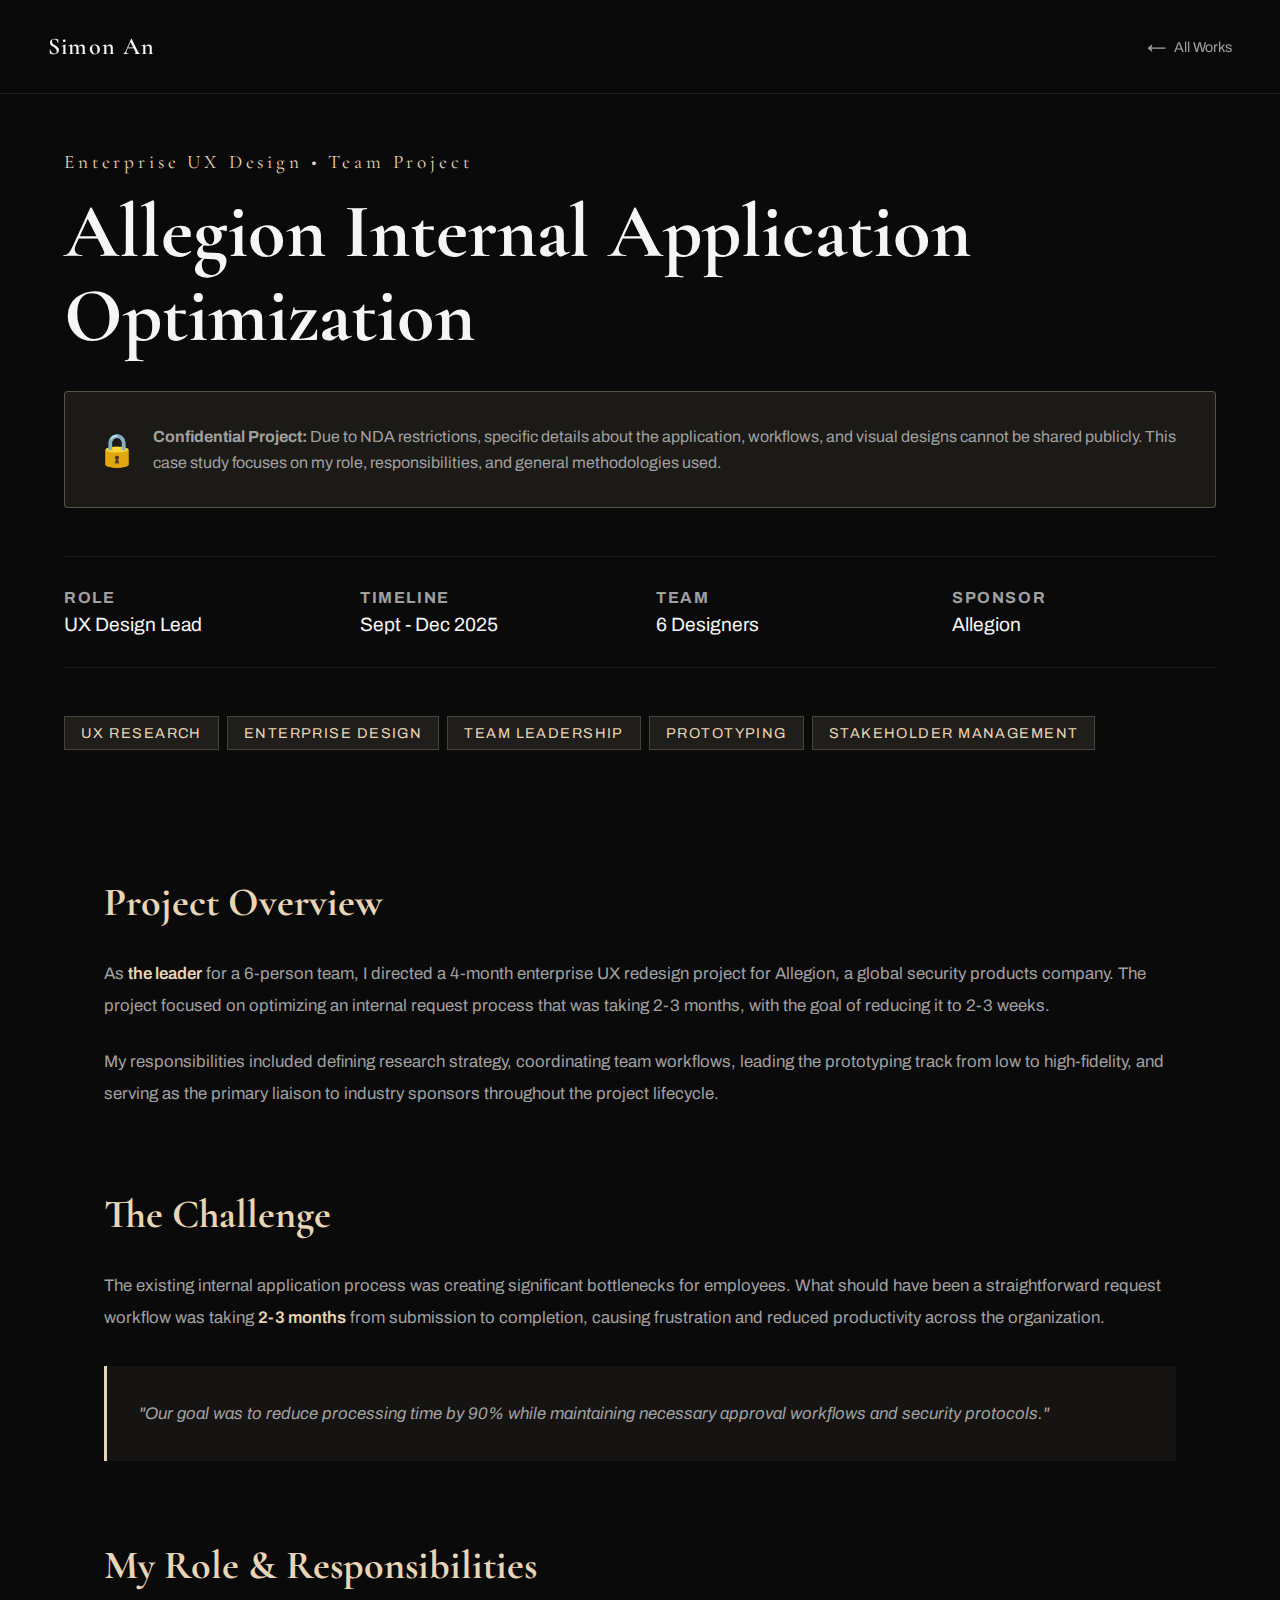
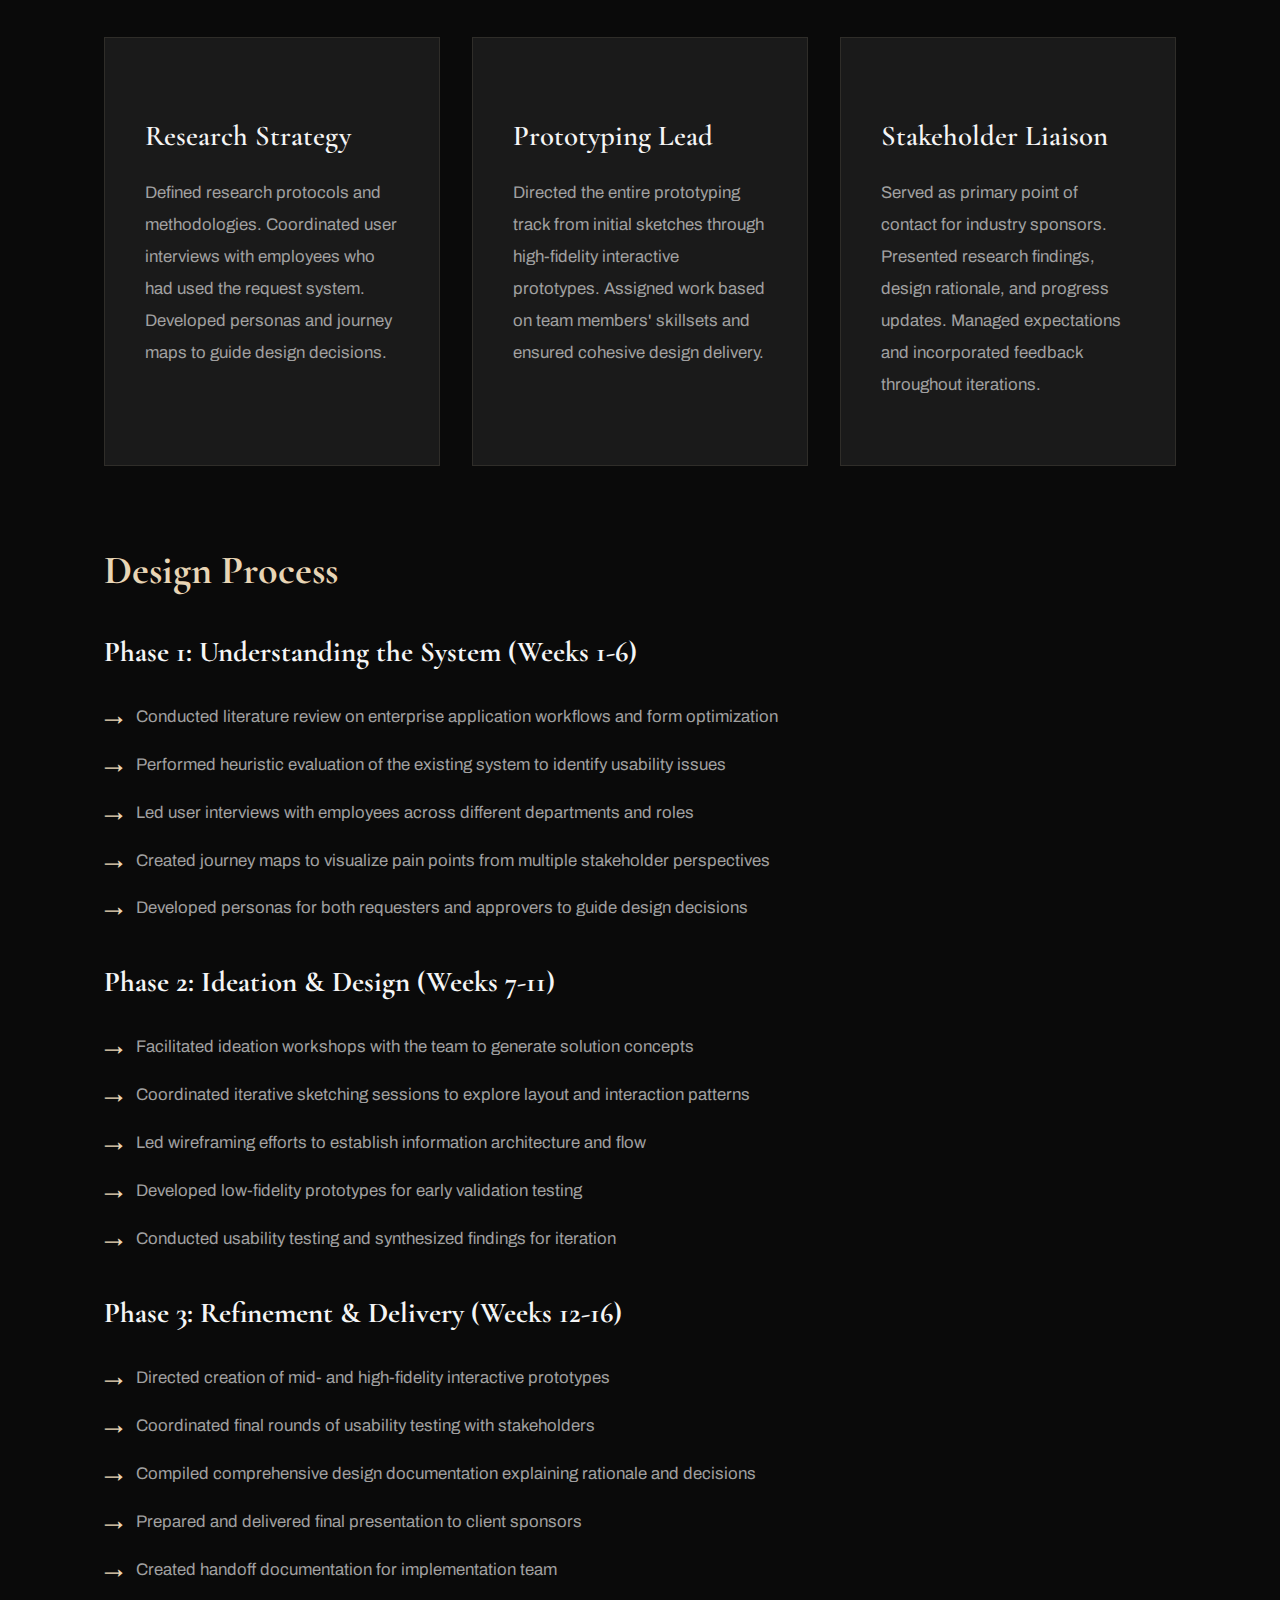
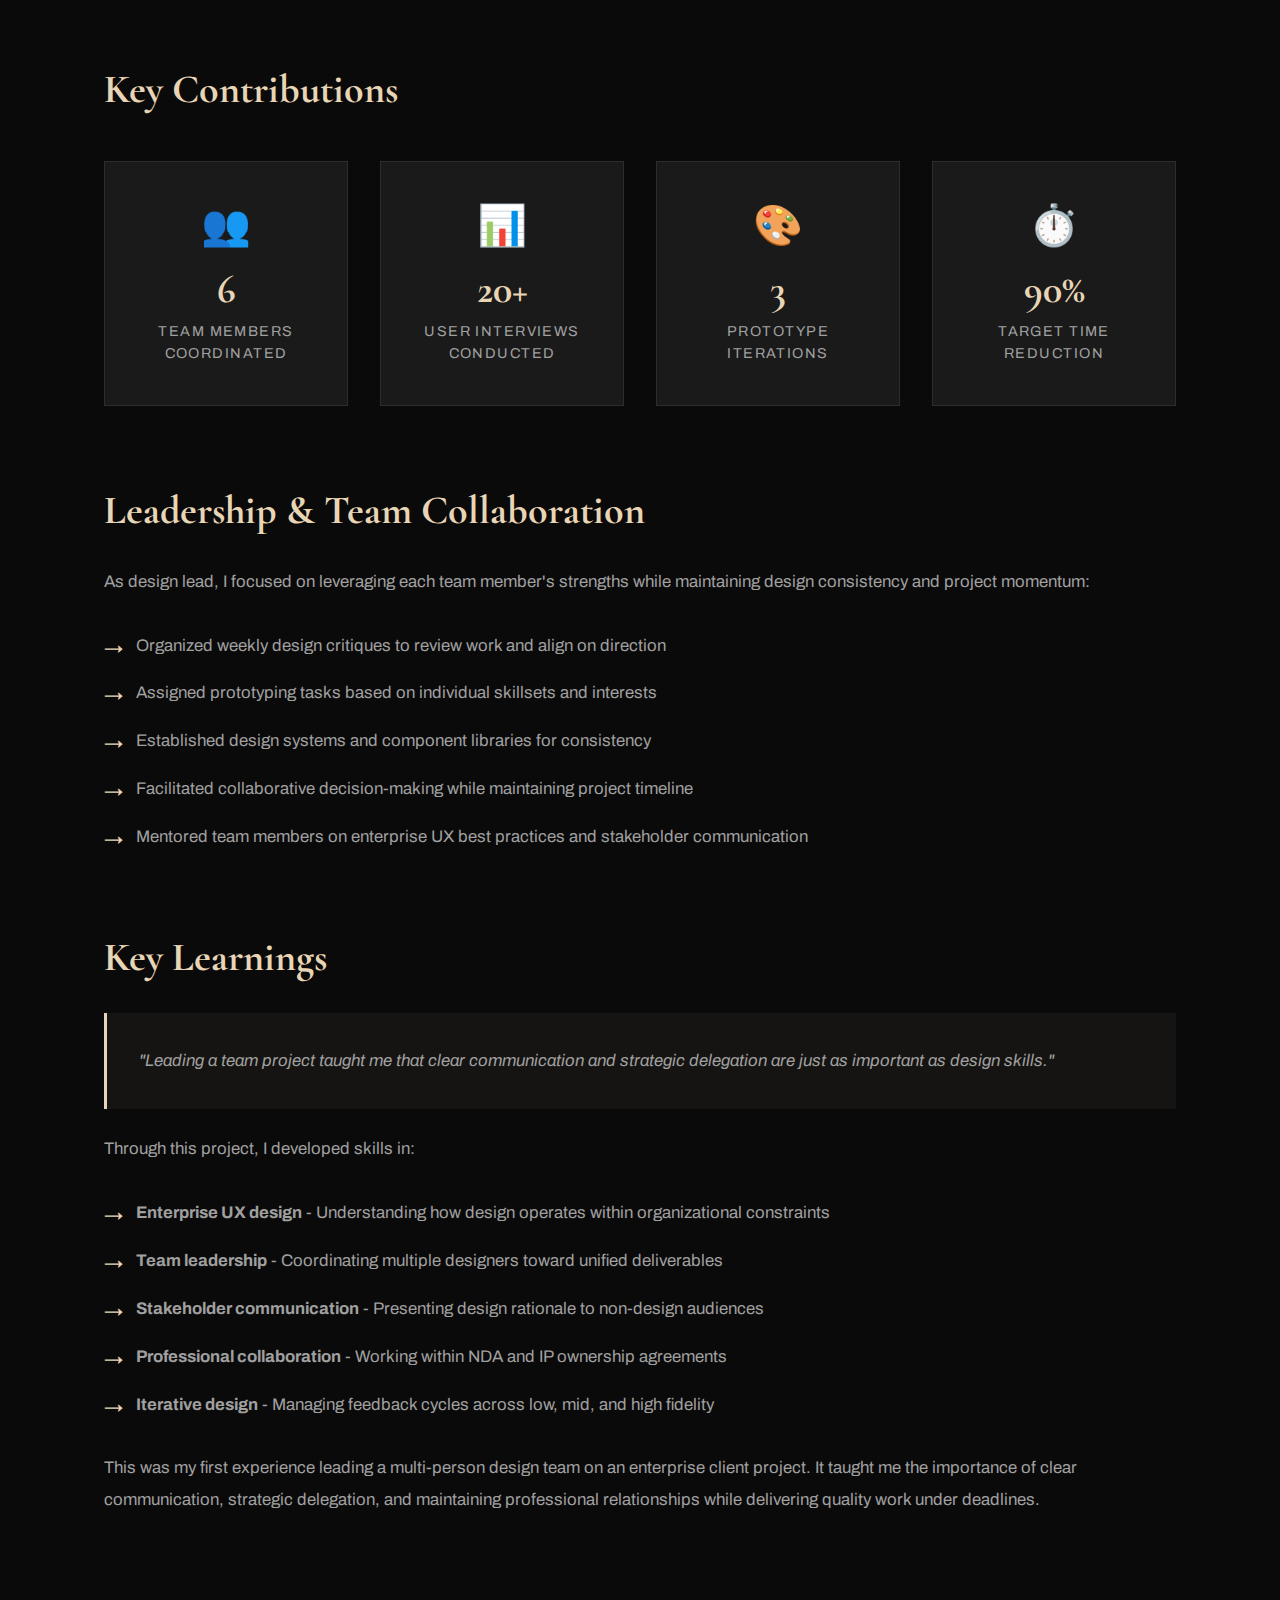
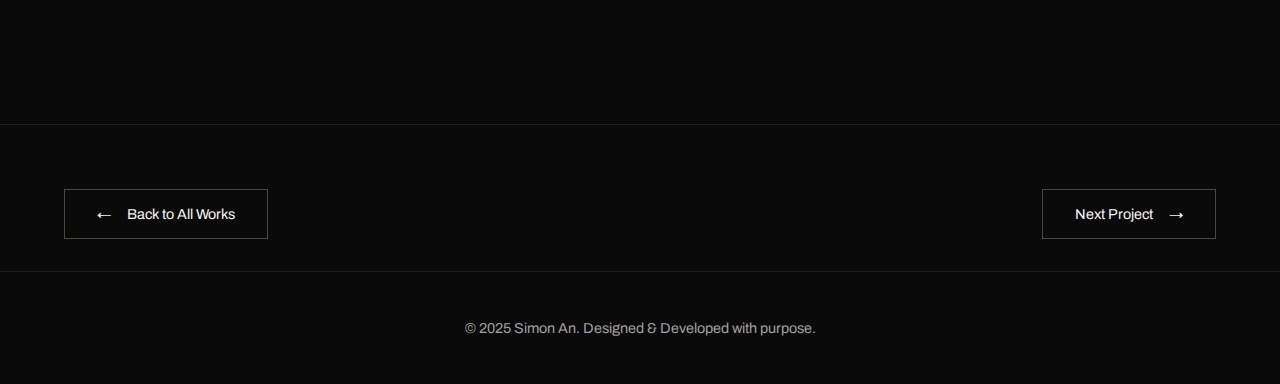
<file: project cards/project-allegion.html>
<!DOCTYPE html>
<html lang="en">
<head>
    <meta charset="UTF-8">
    <meta name="viewport" content="width=device-width, initial-scale=1.0">
    <title>Allegion Enterprise UX - Simon An</title>
    <link rel="preconnect" href="https://fonts.googleapis.com">
    <link rel="preconnect" href="https://fonts.gstatic.com" crossorigin>
    <link href="https://fonts.googleapis.com/css2?family=Cormorant+Garamond:wght@300;400;600;700&family=Archivo:wght@300;400;600;700&display=swap" rel="stylesheet">
    <link rel="stylesheet" href="../css/alle.css">
</head>
<body>
    <nav>
        <a href="../index.html" class="logo">Simon An</a>
        <a href="../all-works.html" class="back-link">All Works</a>
    </nav>

    <div class="project-hero">
        <div class="project-number">Enterprise UX Design • Team Project</div>
        <h1 class="project-title">Allegion Internal Application Optimization</h1>

        <div class="nda-notice">
            <div class="nda-icon">🔒</div>
            <div class="nda-text">
                <strong>Confidential Project:</strong> Due to NDA restrictions, specific details about the application, 
                workflows, and visual designs cannot be shared publicly. This case study focuses on my role, 
                responsibilities, and general methodologies used.
            </div>
        </div>

        <div class="project-meta">
            <div class="meta-item">
                <h4>Role</h4>
                <p>UX Design Lead</p>
            </div>
            <div class="meta-item">
                <h4>Timeline</h4>
                <p>Sept - Dec 2025</p>
            </div>
            <div class="meta-item">
                <h4>Team</h4>
                <p>6 Designers</p>
            </div>
            <div class="meta-item">
                <h4>Sponsor</h4>
                <p>Allegion</p>
            </div>
        </div>

        <div class="project-tags">
            <span class="tag">UX Research</span>
            <span class="tag">Enterprise Design</span>
            <span class="tag">Team Leadership</span>
            <span class="tag">Prototyping</span>
            <span class="tag">Stakeholder Management</span>
        </div>
    </div>

    <div class="project-content">

        <section class="content-section">
            <h2>Project Overview</h2>
            <p>
                As <strong>the leader</strong> for a 6-person team, I directed a 4-month enterprise UX 
                redesign project for Allegion, a global security products company. The project focused on 
                optimizing an internal request process that was taking 2-3 months, with the goal of reducing 
                it to 2-3 weeks.
            </p>
            <p>
                My responsibilities included defining research strategy, coordinating team workflows, 
                leading the prototyping track from low  to high-fidelity, and serving as the primary liaison 
                to industry sponsors throughout the project lifecycle.
            </p>
        </section>

        <section class="content-section">
            <h2>The Challenge</h2>
            <p>
                The existing internal application process was creating significant bottlenecks for employees. 
                What should have been a straightforward request workflow was taking <strong>2-3 months</strong> 
                from submission to completion, causing frustration and reduced productivity across the organization.
            </p>
            <p class="highlight-box">
                "Our goal was to reduce processing time by 90% while maintaining necessary approval workflows 
                and security protocols."
            </p>
        </section>

        <section class="content-section">
            <h2>My Role & Responsibilities</h2>
            
            <div class="role-grid">
                <div class="role-card">
                    <h3 class="role-title">Research Strategy</h3>
                    <p class="role-description">
                        Defined research protocols and methodologies. Coordinated user interviews with employees 
                        who had used the request system. Developed personas and journey maps to guide design decisions.
                    </p>
                </div>

                <div class="role-card">
                    <h3 class="role-title">Prototyping Lead</h3>
                    <p class="role-description">
                        Directed the entire prototyping track from initial sketches through high-fidelity interactive 
                        prototypes. Assigned work based on team members' skillsets and ensured cohesive design delivery.
                    </p>
                </div>

                <div class="role-card">
                    <h3 class="role-title">Stakeholder Liaison</h3>
                    <p class="role-description">
                        Served as primary point of contact for industry sponsors. Presented research findings, 
                        design rationale, and progress updates. Managed expectations and incorporated feedback 
                        throughout iterations.
                    </p>
                </div>
            </div>
        </section>

        <section class="content-section">
            <h2>Design Process</h2>
            
            <h3>Phase 1: Understanding the System (Weeks 1-6)</h3>
            <ul>
                <li>Conducted literature review on enterprise application workflows and form optimization</li>
                <li>Performed heuristic evaluation of the existing system to identify usability issues</li>
                <li>Led user interviews with employees across different departments and roles</li>
                <li>Created journey maps to visualize pain points from multiple stakeholder perspectives</li>
                <li>Developed personas for both requesters and approvers to guide design decisions</li>
            </ul>

            <h3>Phase 2: Ideation & Design (Weeks 7-11)</h3>
            <ul>
                <li>Facilitated ideation workshops with the team to generate solution concepts</li>
                <li>Coordinated iterative sketching sessions to explore layout and interaction patterns</li>
                <li>Led wireframing efforts to establish information architecture and flow</li>
                <li>Developed low-fidelity prototypes for early validation testing</li>
                <li>Conducted usability testing and synthesized findings for iteration</li>
            </ul>

            <h3>Phase 3: Refinement & Delivery (Weeks 12-16)</h3>
            <ul>
                <li>Directed creation of mid- and high-fidelity interactive prototypes</li>
                <li>Coordinated final rounds of usability testing with stakeholders</li>
                <li>Compiled comprehensive design documentation explaining rationale and decisions</li>
                <li>Prepared and delivered final presentation to client sponsors</li>
                <li>Created handoff documentation for implementation team</li>
            </ul>
        </section>

        <section class="content-section">
            <h2>Key Contributions</h2>
            
            <div class="stats-row">
                <div class="stat-item">
                    <div class="stat-icon">👥</div>
                    <div class="stat-number">6</div>
                    <div class="stat-label">Team Members Coordinated</div>
                </div>
                <div class="stat-item">
                    <div class="stat-icon">📊</div>
                    <div class="stat-number">20+</div>
                    <div class="stat-label">User Interviews Conducted</div>
                </div>
                <div class="stat-item">
                    <div class="stat-icon">🎨</div>
                    <div class="stat-number">3</div>
                    <div class="stat-label">Prototype Iterations</div>
                </div>
                <div class="stat-item">
                    <div class="stat-icon">⏱️</div>
                    <div class="stat-number">90%</div>
                    <div class="stat-label">Target Time Reduction</div>
                </div>
            </div>
        </section>

        <section class="content-section">
            <h2>Leadership & Team Collaboration</h2>
            <p>
                As design lead, I focused on leveraging each team member's strengths while maintaining 
                design consistency and project momentum:
            </p>
            <ul>
                <li>Organized weekly design critiques to review work and align on direction</li>
                <li>Assigned prototyping tasks based on individual skillsets and interests</li>
                <li>Established design systems and component libraries for consistency</li>
                <li>Facilitated collaborative decision-making while maintaining project timeline</li>
                <li>Mentored team members on enterprise UX best practices and stakeholder communication</li>
            </ul>
        </section>

        <section class="content-section">
            <h2>Key Learnings</h2>
            
            <p class="highlight-box">
                "Leading a team project taught me that clear communication and strategic delegation are 
                just as important as design skills."
            </p>

            <p>
                Through this project, I developed skills in:
            </p>
            <ul>
                <li><strong>Enterprise UX design</strong> - Understanding how design operates within organizational constraints</li>
                <li><strong>Team leadership</strong> - Coordinating multiple designers toward unified deliverables</li>
                <li><strong>Stakeholder communication</strong> - Presenting design rationale to non-design audiences</li>
                <li><strong>Professional collaboration</strong> - Working within NDA and IP ownership agreements</li>
                <li><strong>Iterative design</strong> - Managing feedback cycles across low, mid, and high fidelity</li>
            </ul>

            <p>
                This was my first experience leading a multi-person design team on an enterprise client project. 
                It taught me the importance of clear communication, strategic delegation, and maintaining professional relationships 
                while delivering quality work under deadlines.
            </p>
        </section>

    </div>

    <div class="project-nav">
        <a href="all-works.html" class="nav-btn prev">Back to All Works</a>
        <a href="project-chekhov.html" class="nav-btn next">Next Project</a>
    </div>

    <footer>
        <p>&copy; 2025 Simon An. Designed & Developed with purpose.</p>
    </footer>
</body>
</html>
</file>
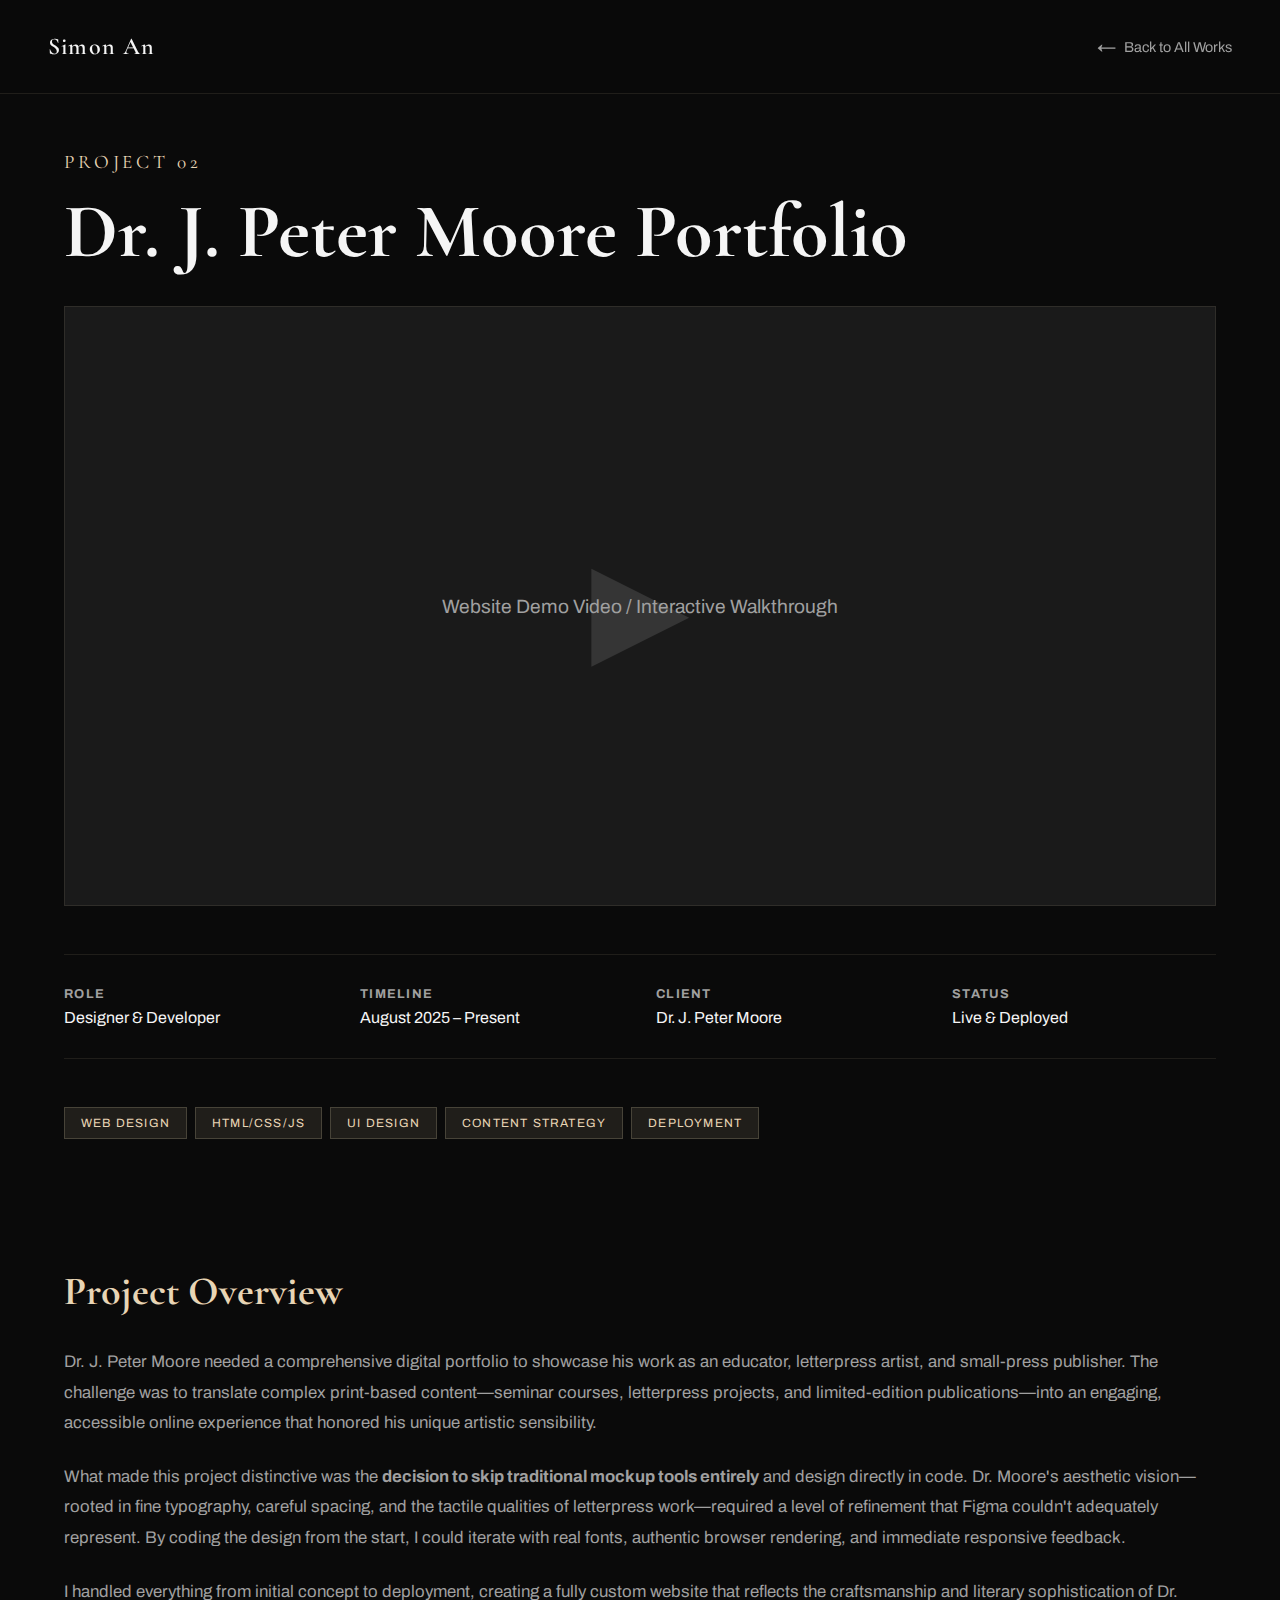
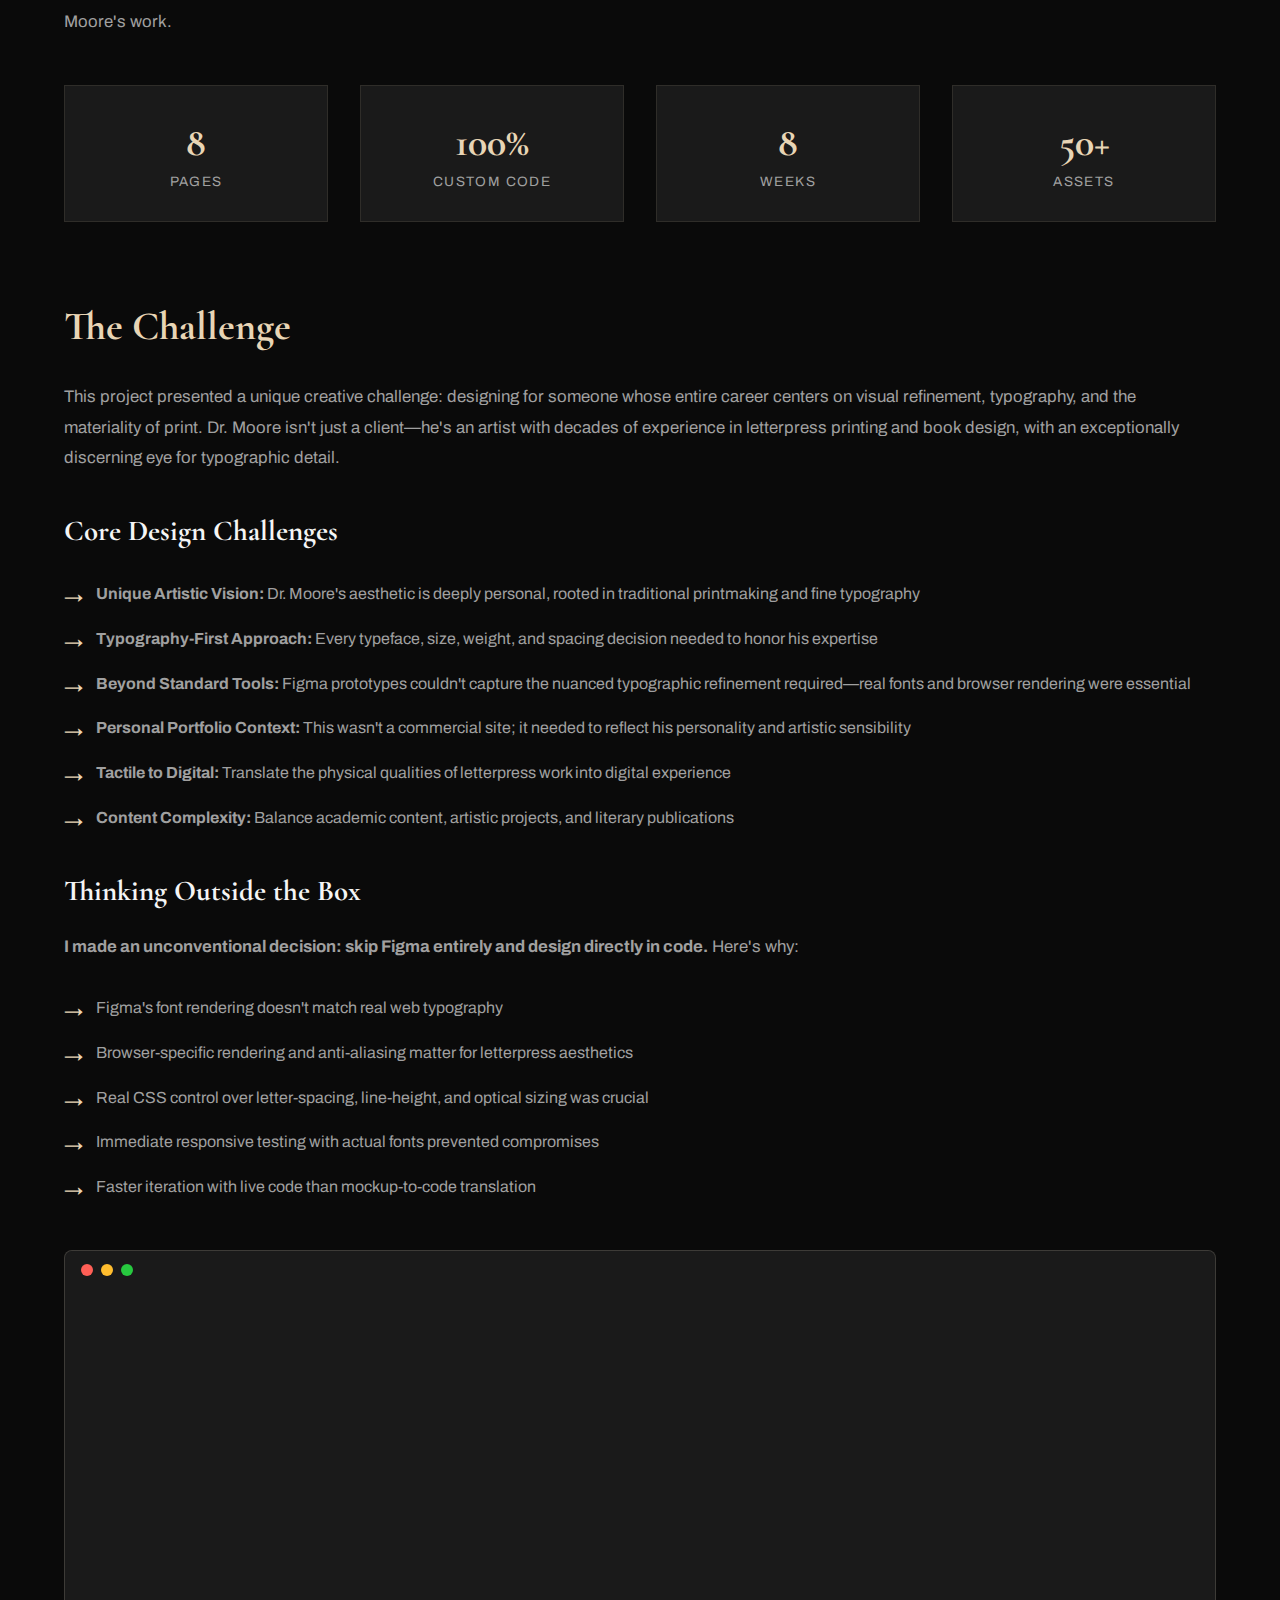
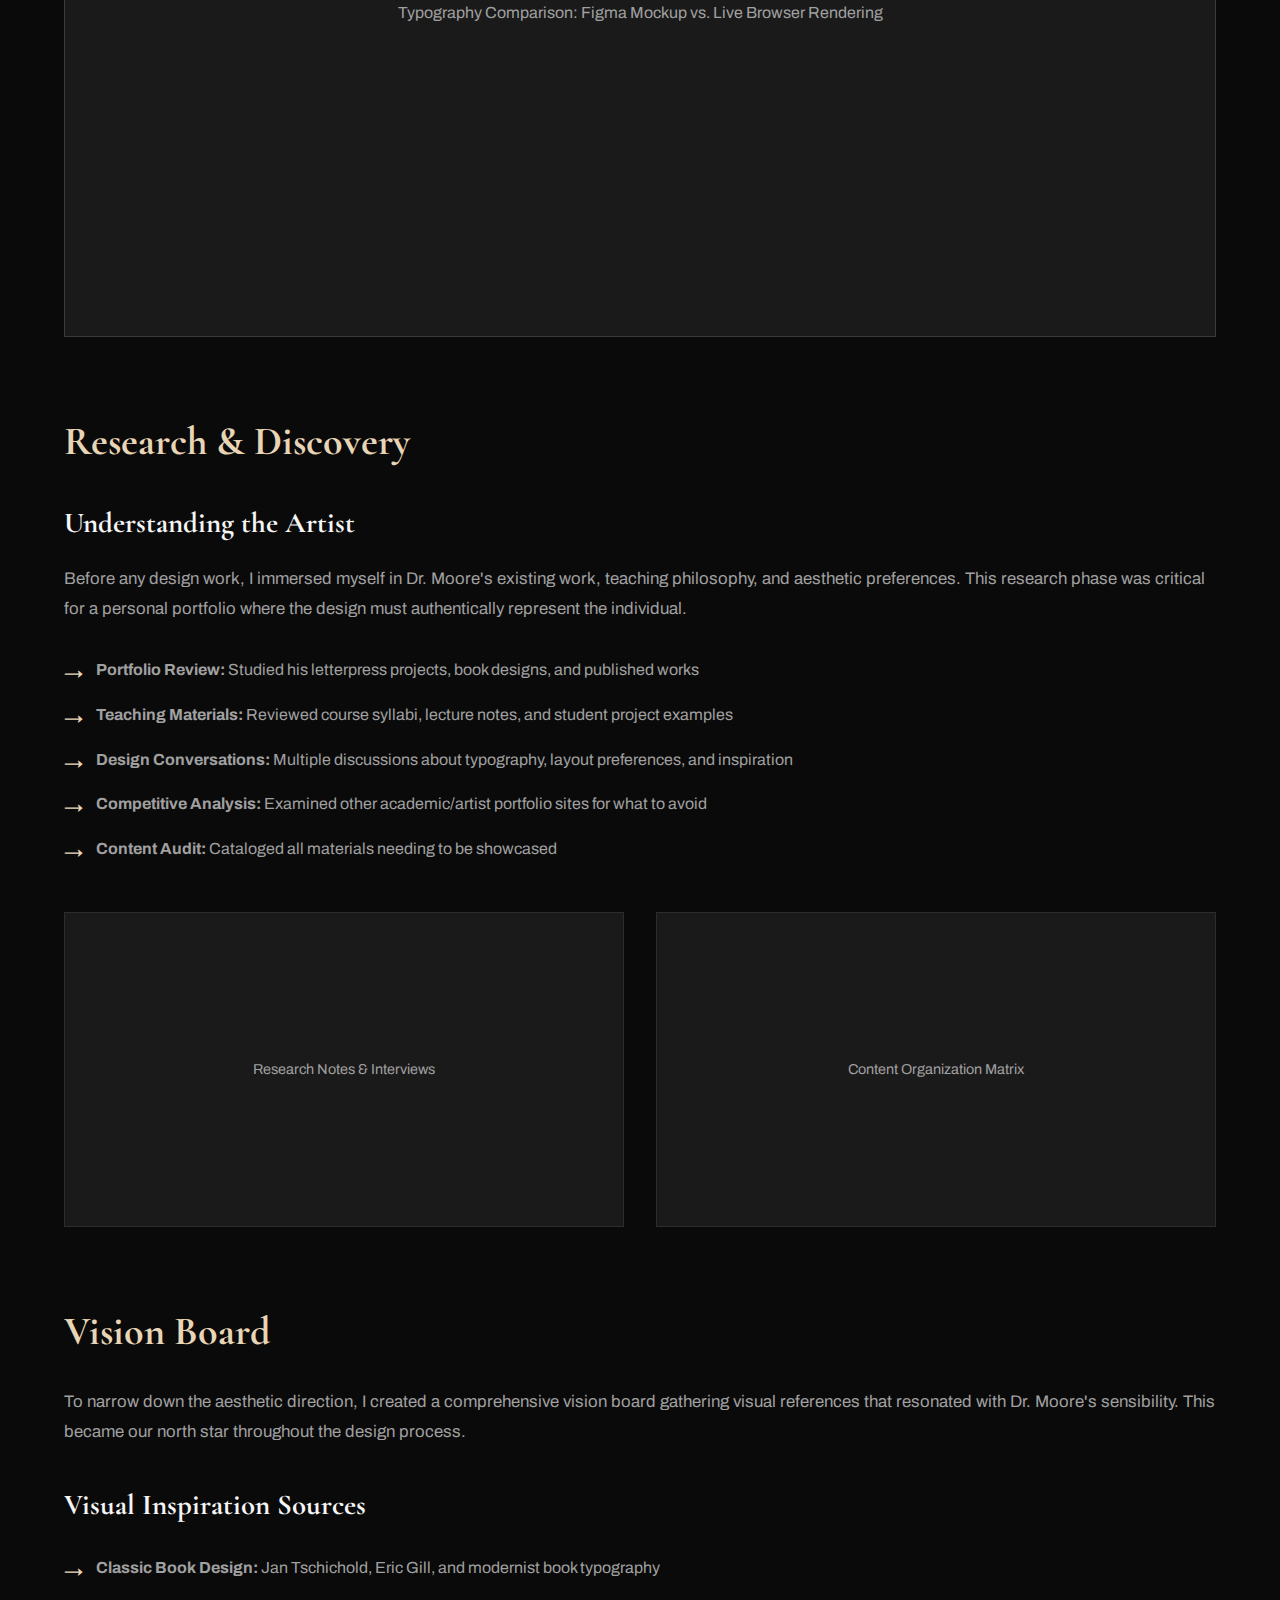
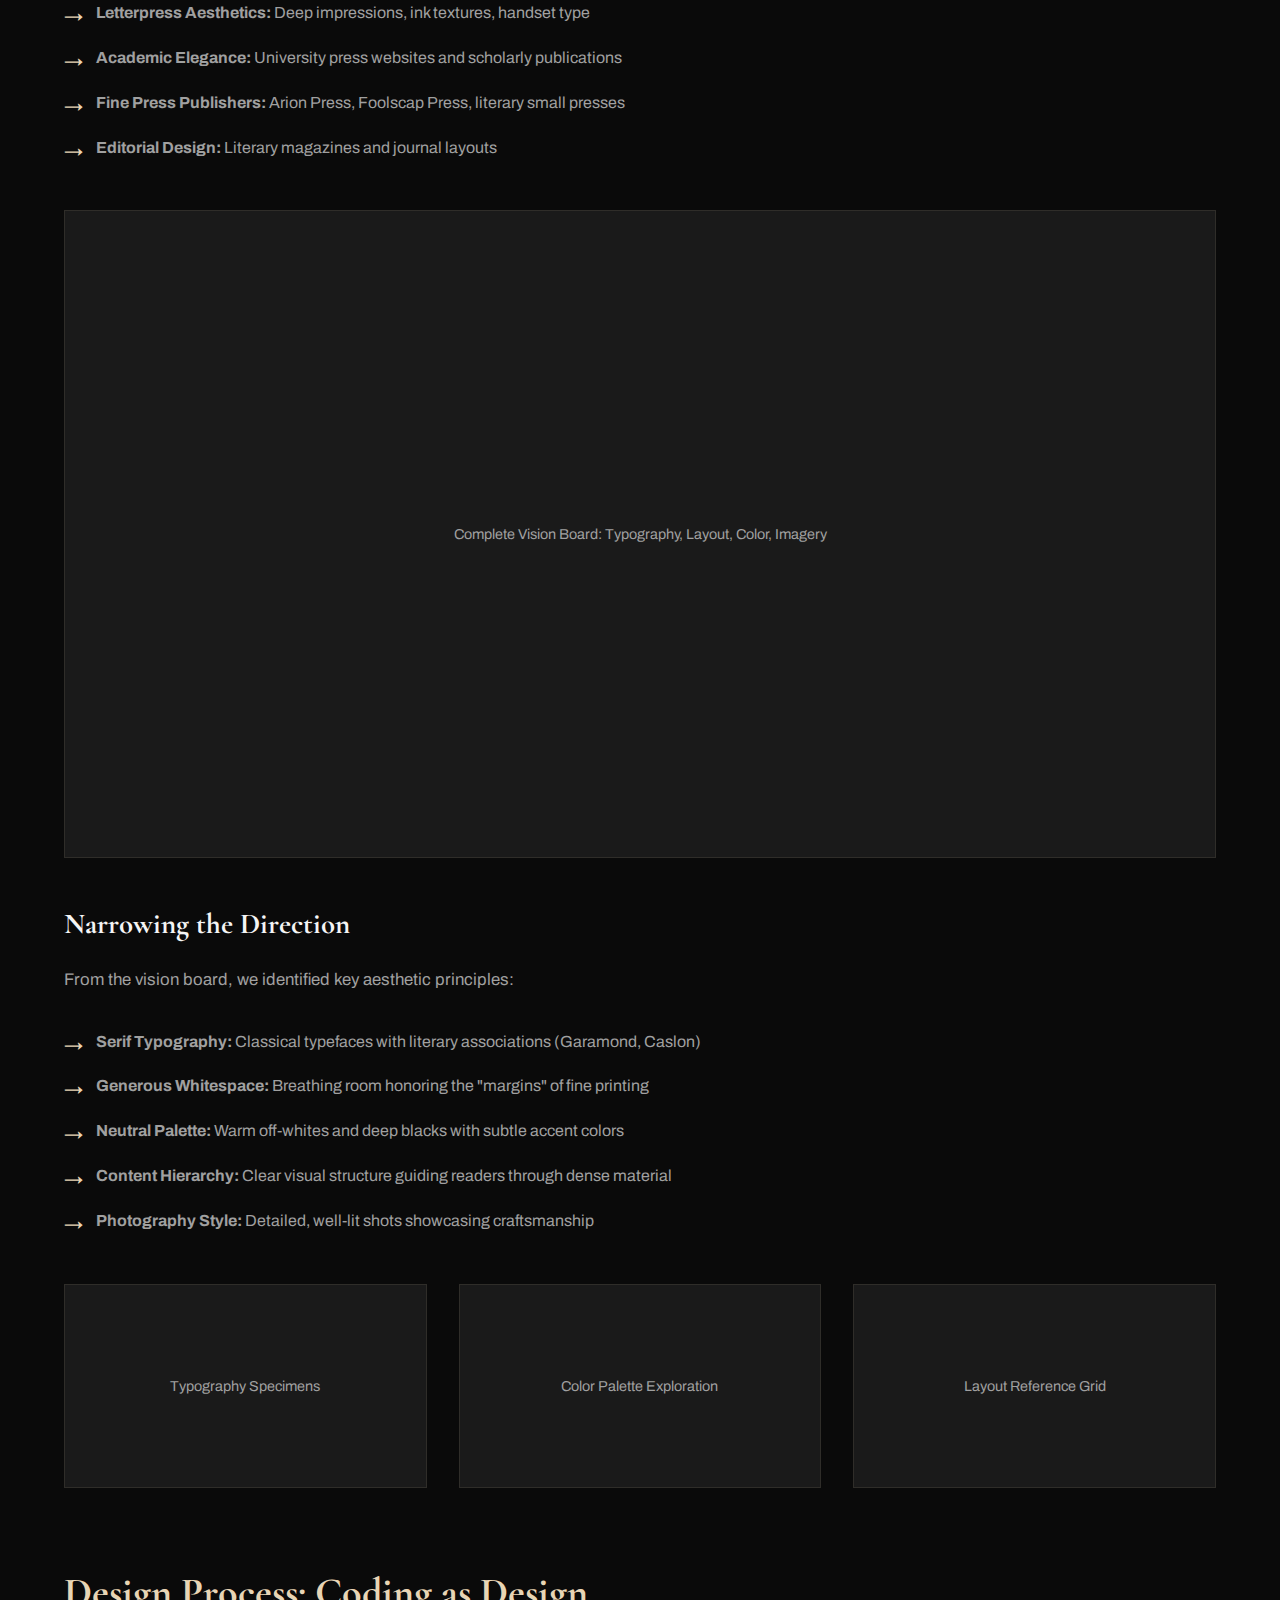
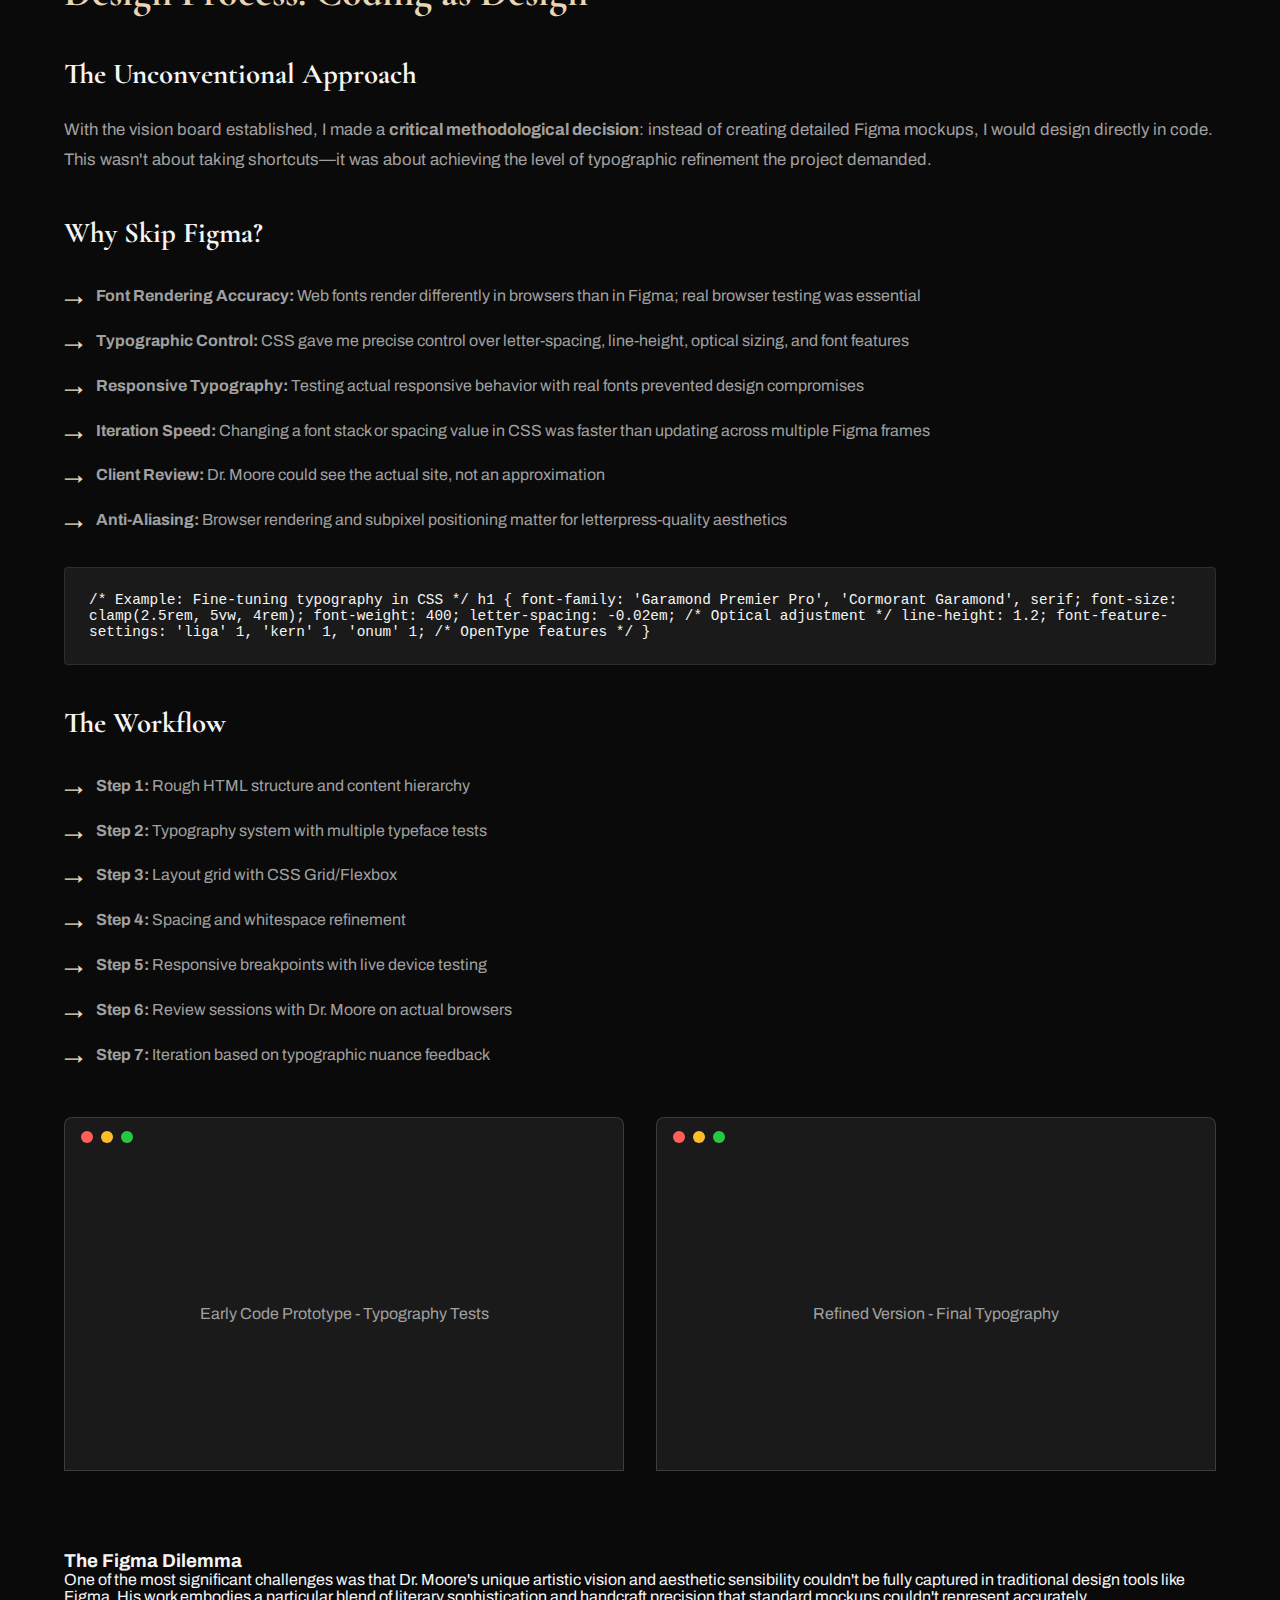
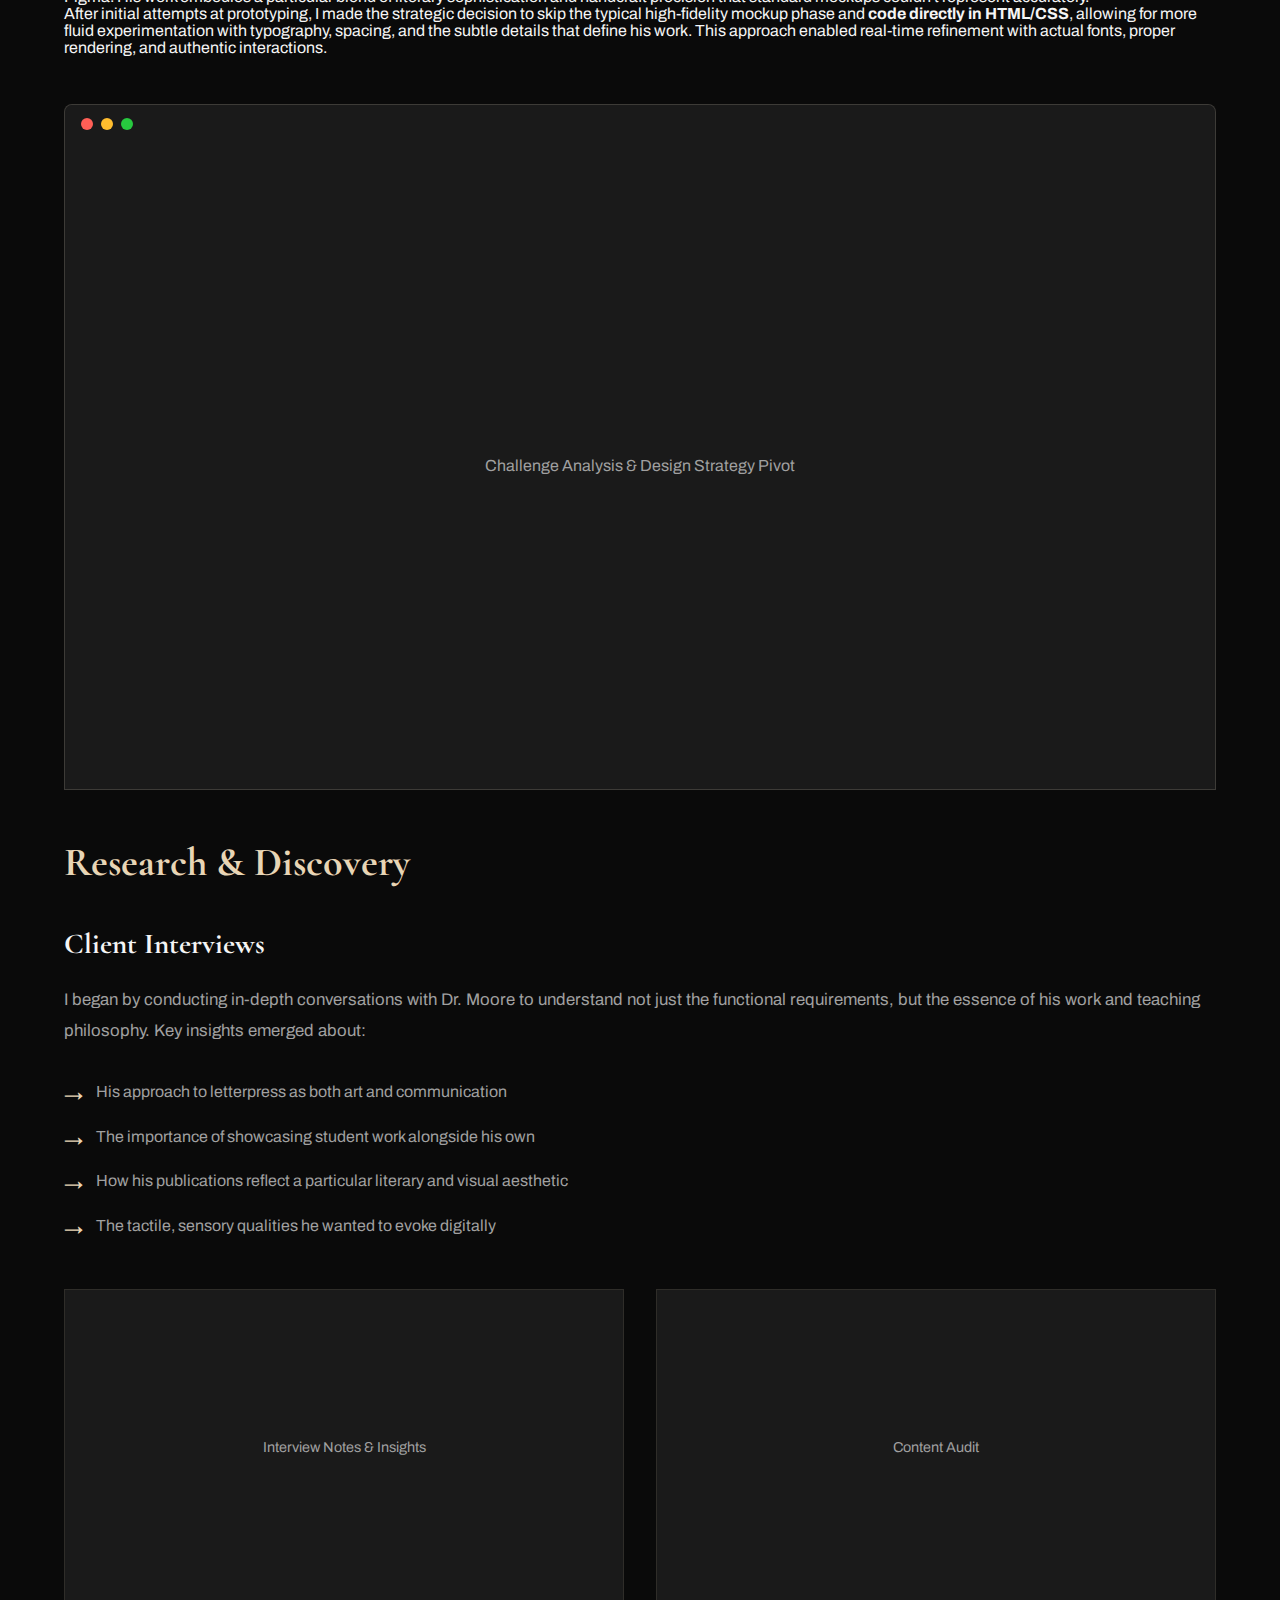
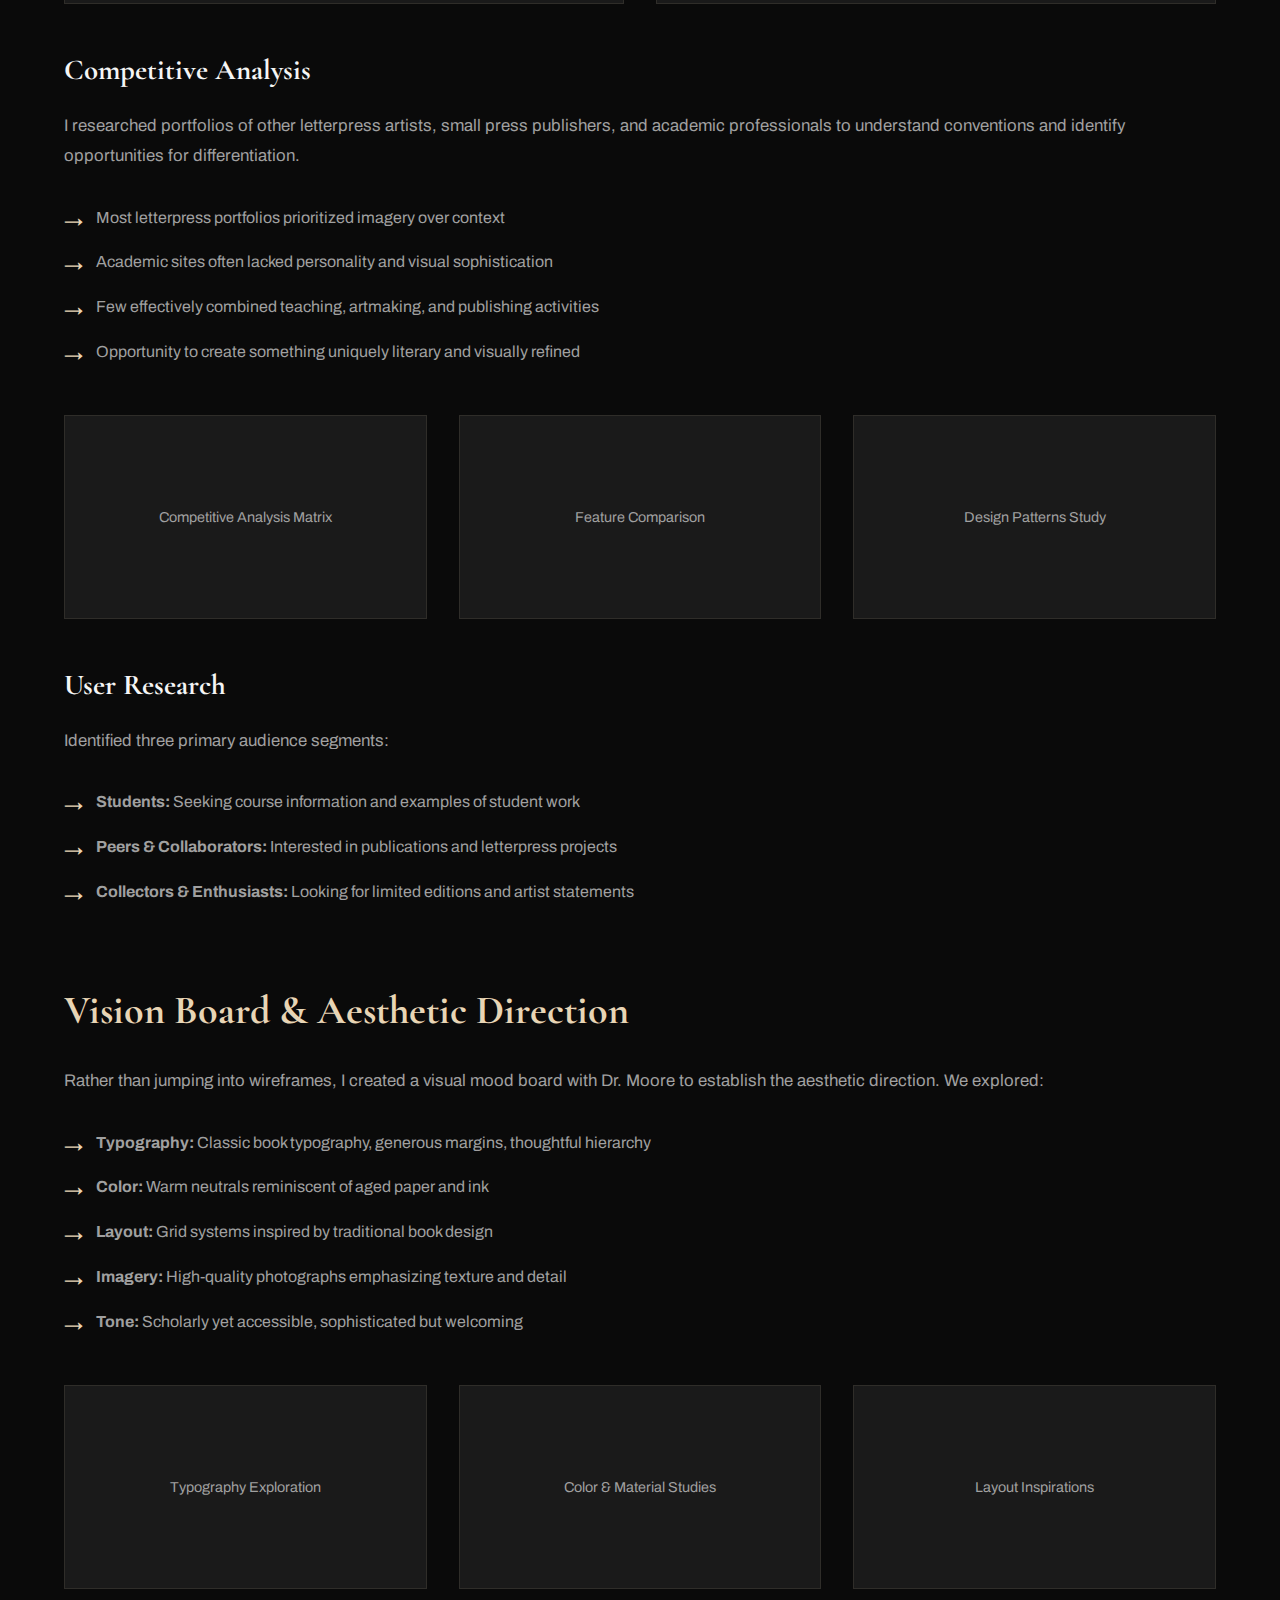
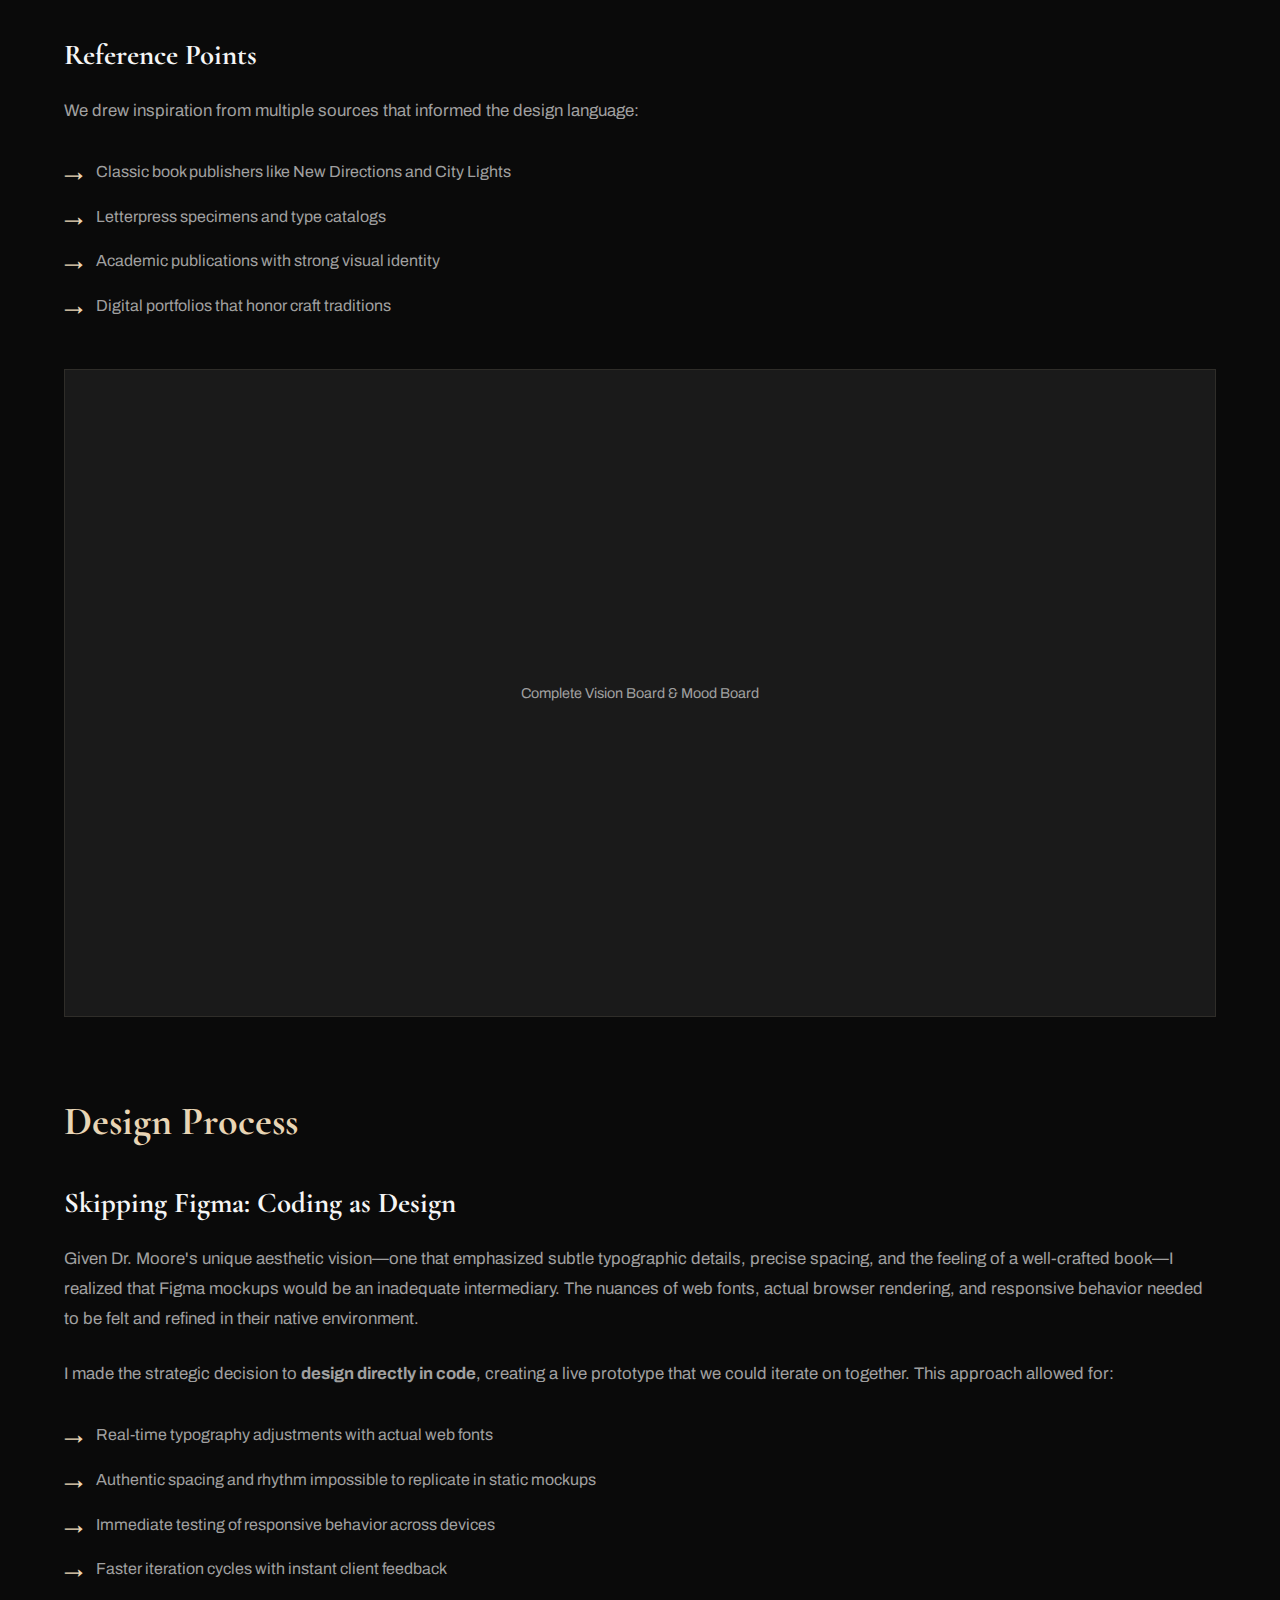
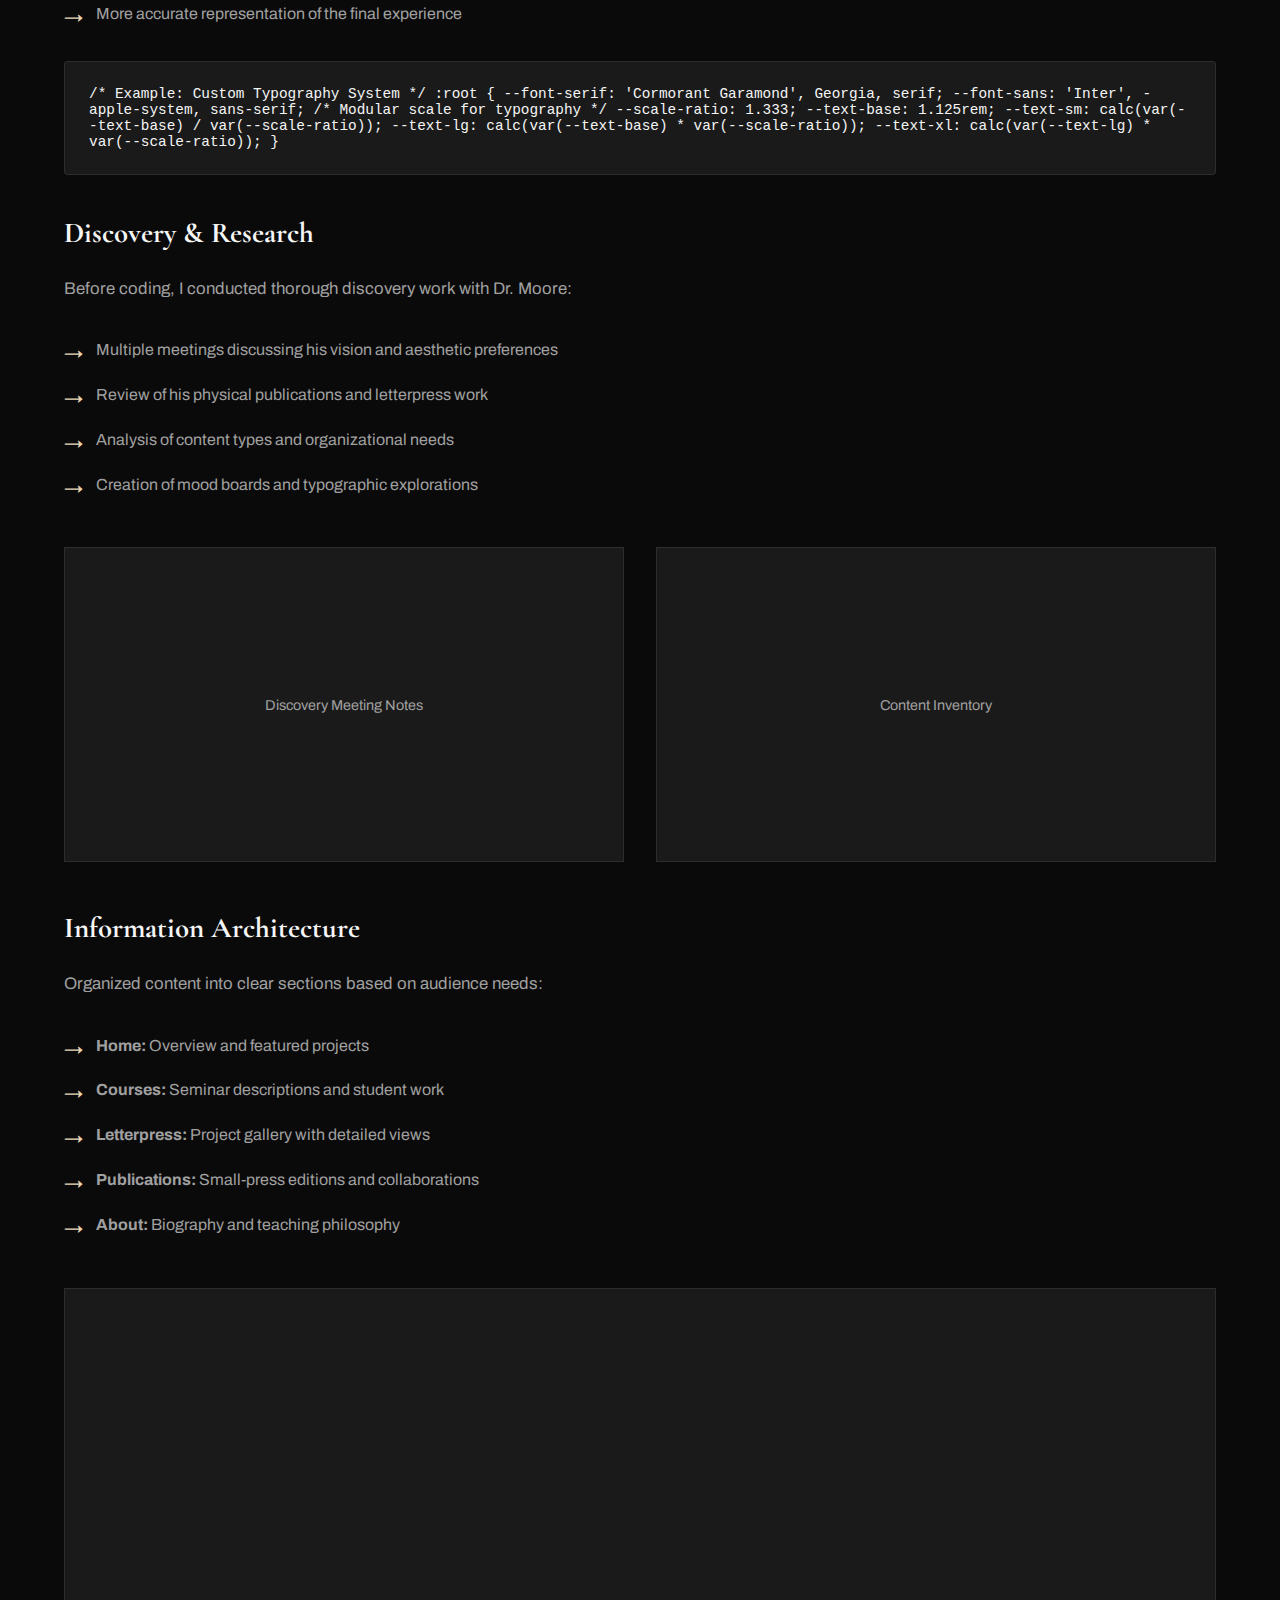
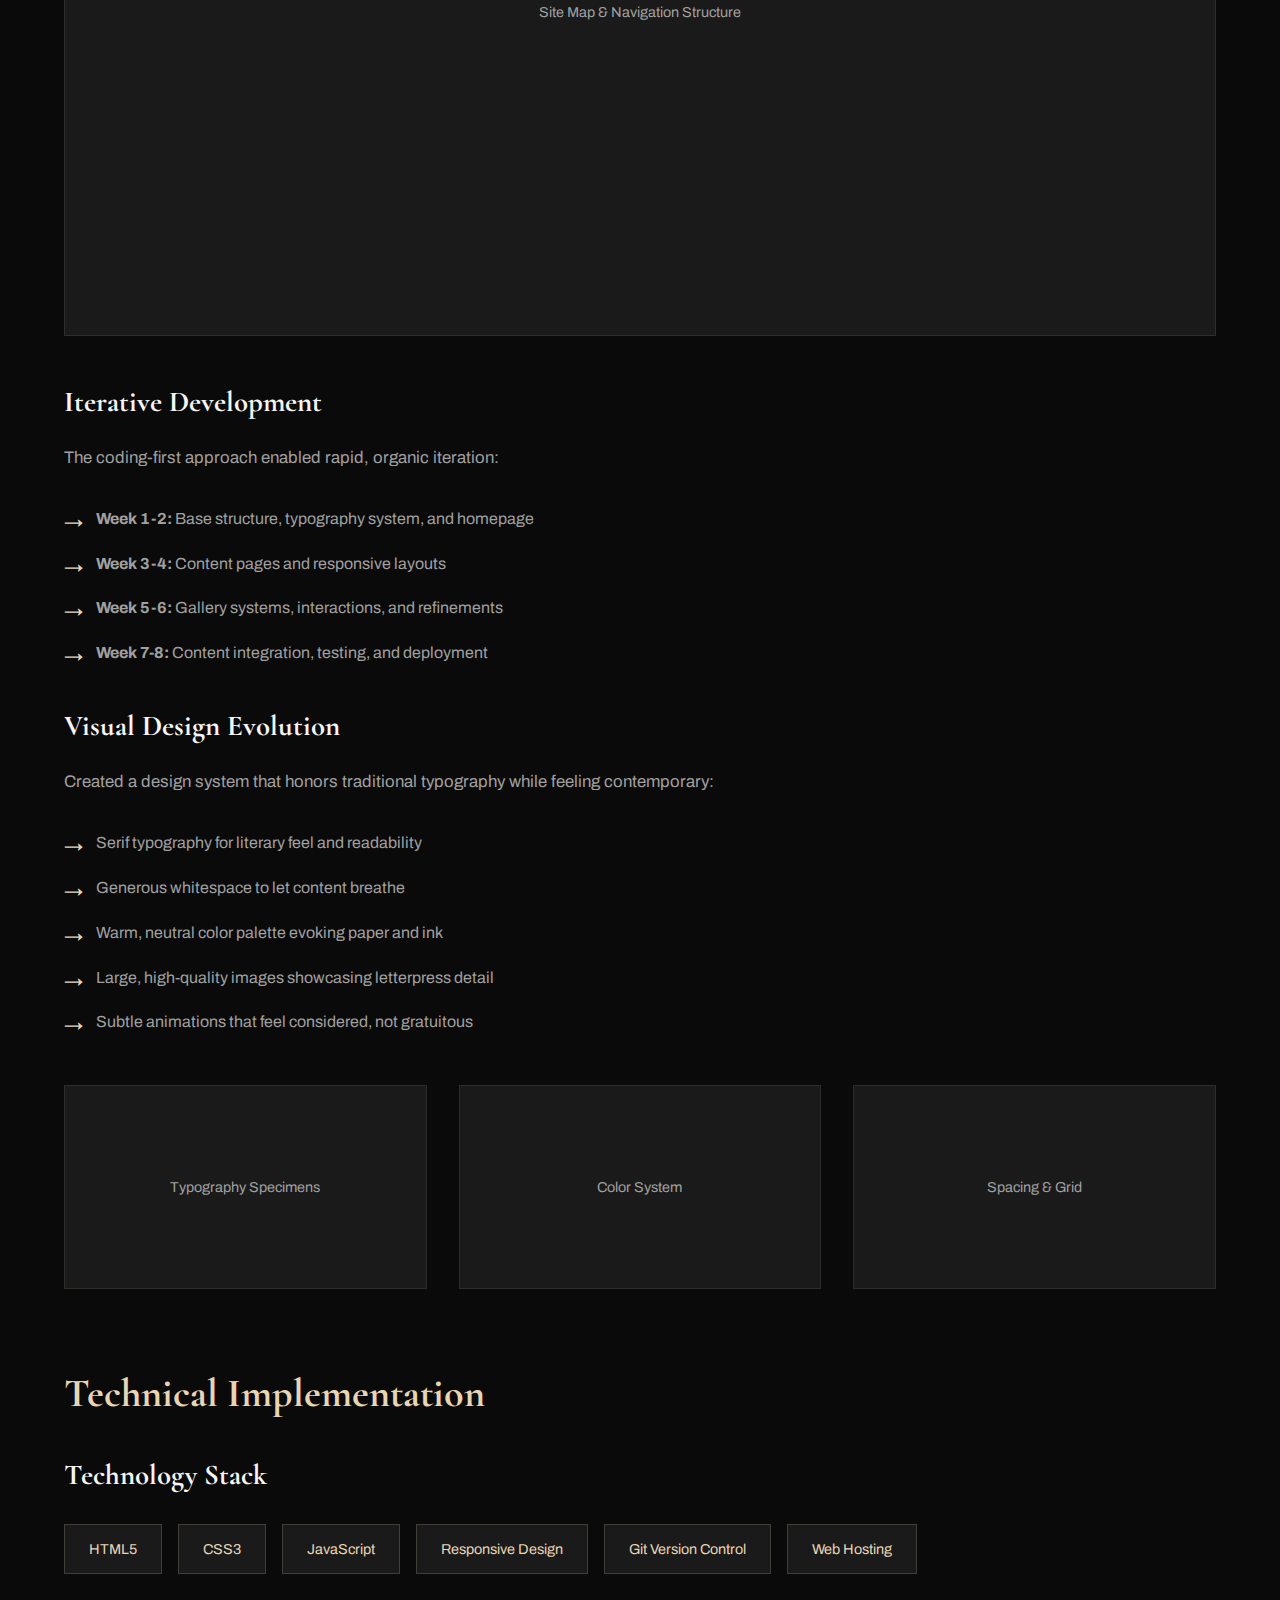
<file: project cards/project-moore.html>
<!DOCTYPE html>
<html lang="en">
<head>
    <meta charset="UTF-8">
    <meta name="viewport" content="width=device-width, initial-scale=1.0">
    <title>Dr. J. Peter Moore Portfolio - Simon An</title>
    <link rel="preconnect" href="https://fonts.googleapis.com">
    <link rel="preconnect" href="https://fonts.gstatic.com" crossorigin>
    <link href="https://fonts.googleapis.com/css2?family=Cormorant+Garamond:wght@300;400;600;700&family=Archivo:wght@300;400;600;700&display=swap" rel="stylesheet">
    <style>
        * {
            margin: 0;
            padding: 0;
            box-sizing: border-box;
        }

        :root {
            --primary-bg: #0a0a0a;
            --secondary-bg: #1a1a1a;
            --accent: #e8d5b5;
            --text-light: #f5f5f5;
            --text-muted: #a0a0a0;
            --transition: cubic-bezier(0.4, 0, 0.2, 1);
        }

        body {
            font-family: 'Archivo', sans-serif;
            background: var(--primary-bg);
            color: var(--text-light);
            overflow-x: hidden;
        }

        nav {
            position: fixed;
            top: 0;
            left: 0;
            right: 0;
            z-index: 100;
            padding: 2rem 3rem;
            display: flex;
            justify-content: space-between;
            align-items: center;
            background: rgba(10, 10, 10, 0.95);
            backdrop-filter: blur(20px);
            border-bottom: 1px solid rgba(232, 213, 181, 0.1);
        }

        .logo {
            font-family: 'Cormorant Garamond', serif;
            font-size: 1.5rem;
            font-weight: 600;
            letter-spacing: 0.05em;
            color: var(--text-light);
            text-decoration: none;
        }

        .logo:hover {
            color: var(--accent);
        }

        .back-link {
            display: flex;
            align-items: center;
            gap: 0.5rem;
            color: var(--text-muted);
            text-decoration: none;
            font-size: 0.9rem;
            transition: all 0.3s;
        }

        .back-link:hover {
            color: var(--accent);
            transform: translateX(-5px);
        }

        .back-link::before {
            content: '←';
            font-size: 1.2rem;
        }

        .project-hero {
            padding: 150px 4rem 2rem;
            max-width: 1400px;
            margin: 0 auto;
        }

        .project-hero-video {
            width: 100%;
            height: 600px;
            background: var(--secondary-bg);
            border: 1px solid rgba(232, 213, 181, 0.1);
            margin-bottom: 3rem;
            display: flex;
            align-items: center;
            justify-content: center;
            color: var(--text-muted);
            font-size: 1.2rem;
            position: relative;
            overflow: hidden;
        }

        .project-hero-video::before {
            content: '▶';
            font-size: 8rem;
            opacity: 0.2;
            position: absolute;
        }

        .project-number {
            font-family: 'Cormorant Garamond', serif;
            font-size: 1.2rem;
            color: var(--accent);
            margin-bottom: 1rem;
            letter-spacing: 0.2em;
        }

        .project-title {
            font-family: 'Cormorant Garamond', serif;
            font-size: clamp(3rem, 6vw, 5rem);
            font-weight: 700;
            margin-bottom: 2rem;
            line-height: 1.1;
        }

        .project-meta {
            display: grid;
            grid-template-columns: repeat(auto-fit, minmax(200px, 1fr));
            gap: 2rem;
            margin: 3rem 0;
            padding: 2rem 0;
            border-top: 1px solid rgba(232, 213, 181, 0.1);
            border-bottom: 1px solid rgba(232, 213, 181, 0.1);
        }

        .meta-item h4 {
            font-size: 0.8rem;
            letter-spacing: 0.1em;
            text-transform: uppercase;
            color: var(--text-muted);
            margin-bottom: 0.5rem;
        }

        .meta-item p {
            color: var(--text-light);
            font-size: 1rem;
        }

        .project-content {
            padding: 4rem 4rem 8rem;
            max-width: 1400px;
            margin: 0 auto;
        }

        .content-section {
            margin-bottom: 5rem;
        }

        .content-section h2 {
            font-family: 'Cormorant Garamond', serif;
            font-size: 2.5rem;
            color: var(--accent);
            margin-bottom: 2rem;
        }

        .content-section h3 {
            font-family: 'Cormorant Garamond', serif;
            font-size: 1.8rem;
            color: var(--text-light);
            margin: 2.5rem 0 1.5rem;
        }

        .content-section p {
            color: var(--text-muted);
            line-height: 1.8;
            margin-bottom: 1.5rem;
            font-size: 1.05rem;
        }

        .content-section ul {
            list-style: none;
            margin: 2rem 0;
        }

        .content-section li {
            color: var(--text-muted);
            line-height: 1.8;
            margin-bottom: 1rem;
            padding-left: 2rem;
            position: relative;
        }

        .content-section li::before {
            content: '→';
            position: absolute;
            left: 0;
            color: var(--accent);
            font-size: 1.2rem;
        }

        .image-grid {
            display: grid;
            grid-template-columns: repeat(auto-fit, minmax(350px, 1fr));
            gap: 2rem;
            margin: 3rem 0;
        }

        .image-grid.two-col {
            grid-template-columns: repeat(2, 1fr);
        }

        .image-grid.single {
            grid-template-columns: 1fr;
        }

        .image-placeholder {
            aspect-ratio: 16/9;
            background: var(--secondary-bg);
            border: 1px solid rgba(232, 213, 181, 0.1);
            display: flex;
            align-items: center;
            justify-content: center;
            color: var(--text-muted);
            font-size: 0.9rem;
            transition: all 0.3s var(--transition);
            position: relative;
            overflow: hidden;
            padding: 2rem;
            text-align: center;
        }

        .image-placeholder:hover {
            border-color: rgba(232, 213, 181, 0.3);
            transform: translateY(-5px);
        }

        .image-large {
            min-height: 600px;
        }

        .browser-mockup {
            background: #2a2a2a;
            border-radius: 8px 8px 0 0;
            overflow: hidden;
            border: 1px solid rgba(232, 213, 181, 0.1);
        }

        .browser-header {
            background: #1a1a1a;
            padding: 0.8rem 1rem;
            display: flex;
            align-items: center;
            gap: 0.5rem;
        }

        .browser-dot {
            width: 12px;
            height: 12px;
            border-radius: 50%;
            background: var(--text-muted);
        }

        .browser-dot:nth-child(1) { background: #ff5f56; }
        .browser-dot:nth-child(2) { background: #ffbd2e; }
        .browser-dot:nth-child(3) { background: #27c93f; }

        .browser-content {
            aspect-ratio: 16/9;
            background: var(--secondary-bg);
            display: flex;
            align-items: center;
            justify-content: center;
            color: var(--text-muted);
        }

        .code-block {
            background: #1a1a1a;
            border: 1px solid rgba(232, 213, 181, 0.1);
            border-radius: 4px;
            padding: 1.5rem;
            margin: 2rem 0;
            font-family: 'Courier New', monospace;
            font-size: 0.9rem;
            color: var(--text-light);
            overflow-x: auto;
        }

        .stats-row {
            display: grid;
            grid-template-columns: repeat(auto-fit, minmax(150px, 1fr));
            gap: 2rem;
            margin: 3rem 0;
        }

        .stat-item {
            text-align: center;
            padding: 2rem;
            background: var(--secondary-bg);
            border: 1px solid rgba(232, 213, 181, 0.1);
        }

        .stat-number {
            font-family: 'Cormorant Garamond', serif;
            font-size: 2.5rem;
            color: var(--accent);
            font-weight: 700;
            margin-bottom: 0.5rem;
        }

        .stat-label {
            font-size: 0.85rem;
            color: var(--text-muted);
            text-transform: uppercase;
            letter-spacing: 0.1em;
        }

        .tech-stack {
            display: flex;
            flex-wrap: wrap;
            gap: 1rem;
            margin: 2rem 0;
        }

        .tech-item {
            padding: 1rem 1.5rem;
            background: var(--secondary-bg);
            border: 1px solid rgba(232, 213, 181, 0.2);
            font-size: 0.9rem;
            color: var(--accent);
        }

        .project-tags {
            display: flex;
            flex-wrap: wrap;
            gap: 0.5rem;
            margin: 2rem 0;
        }

        .tag {
            padding: 0.5rem 1rem;
            background: rgba(232, 213, 181, 0.1);
            border: 1px solid rgba(232, 213, 181, 0.2);
            font-size: 0.75rem;
            letter-spacing: 0.1em;
            text-transform: uppercase;
            color: var(--accent);
        }

        .project-nav {
            display: flex;
            justify-content: space-between;
            padding: 4rem 4rem 2rem;
            max-width: 1400px;
            margin: 0 auto;
            border-top: 1px solid rgba(232, 213, 181, 0.1);
        }

        .nav-btn {
            display: flex;
            align-items: center;
            gap: 1rem;
            padding: 1rem 2rem;
            border: 1px solid rgba(232, 213, 181, 0.3);
            background: transparent;
            color: var(--text-light);
            text-decoration: none;
            transition: all 0.3s;
            font-size: 0.9rem;
        }

        .nav-btn:hover {
            background: var(--accent);
            color: var(--primary-bg);
            border-color: var(--accent);
            transform: translateY(-2px);
        }

        .nav-btn.prev::before {
            content: '←';
        }

        .nav-btn.next::after {
            content: '→';
        }

        footer {
            padding: 3rem 4rem;
            border-top: 1px solid rgba(232, 213, 181, 0.1);
            text-align: center;
            color: var(--text-muted);
            font-size: 0.9rem;
        }

        @media (max-width: 768px) {
            nav, .project-hero, .project-content, .project-nav {
                padding-left: 1.5rem;
                padding-right: 1.5rem;
            }

            .project-hero-video {
                height: 300px;
            }

            .project-title {
                font-size: 2.5rem;
            }

            .project-meta {
                grid-template-columns: 1fr;
                gap: 1rem;
            }

            .project-nav {
                flex-direction: column;
                gap: 1rem;
            }

            .image-grid,
            .image-grid.two-col {
                grid-template-columns: 1fr;
            }

            .tech-stack {
                justify-content: center;
            }
        }
    </style>
</head>
<body>
    <nav>
        <a href="index.html" class="logo">Simon An</a>
        <a href="all-works.html" class="back-link">Back to All Works</a>
    </nav>

    <div class="project-hero">
        <div class="project-number">PROJECT 02</div>
        <h1 class="project-title">Dr. J. Peter Moore Portfolio</h1>
        
        <div class="project-hero-video">
            Website Demo Video / Interactive Walkthrough
        </div>
        
        <div class="project-meta">
            <div class="meta-item">
                <h4>Role</h4>
                <p>Designer & Developer</p>
            </div>
            <div class="meta-item">
                <h4>Timeline</h4>
                <p>August 2025 – Present</p>
            </div>
            <div class="meta-item">
                <h4>Client</h4>
                <p>Dr. J. Peter Moore</p>
            </div>
            <div class="meta-item">
                <h4>Status</h4>
                <p>Live & Deployed</p>
            </div>
        </div>

        <div class="project-tags">
            <span class="tag">Web Design</span>
            <span class="tag">HTML/CSS/JS</span>
            <span class="tag">UI Design</span>
            <span class="tag">Content Strategy</span>
            <span class="tag">Deployment</span>
        </div>
    </div>

    <div class="project-content">
        <section class="content-section">
            <h2>Project Overview</h2>
            <p>
                Dr. J. Peter Moore needed a comprehensive digital portfolio to showcase his work as an educator, 
                letterpress artist, and small-press publisher. The challenge was to translate complex print-based 
                content—seminar courses, letterpress projects, and limited-edition publications—into an engaging, 
                accessible online experience that honored his unique artistic sensibility.
            </p>
            <p>
                What made this project distinctive was the <strong>decision to skip traditional mockup tools 
                entirely</strong> and design directly in code. Dr. Moore's aesthetic vision—rooted in fine 
                typography, careful spacing, and the tactile qualities of letterpress work—required a level of 
                refinement that Figma couldn't adequately represent. By coding the design from the start, I could 
                iterate with real fonts, authentic browser rendering, and immediate responsive feedback.
            </p>
            <p>
                I handled everything from initial concept to deployment, creating a fully custom website that 
                reflects the craftsmanship and literary sophistication of Dr. Moore's work.
            </p>

            <div class="stats-row">
                <div class="stat-item">
                    <div class="stat-number">8</div>
                    <div class="stat-label">Pages</div>
                </div>
                <div class="stat-item">
                    <div class="stat-number">100%</div>
                    <div class="stat-label">Custom Code</div>
                </div>
                <div class="stat-item">
                    <div class="stat-number">8</div>
                    <div class="stat-label">Weeks</div>
                </div>
                <div class="stat-item">
                    <div class="stat-number">50+</div>
                    <div class="stat-label">Assets</div>
                </div>
            </div>
        </section>

        <section class="content-section">
            <h2>The Challenge</h2>
            <p>
                This project presented a unique creative challenge: designing for someone whose entire career 
                centers on visual refinement, typography, and the materiality of print. Dr. Moore isn't just 
                a client—he's an artist with decades of experience in letterpress printing and book design, 
                with an exceptionally discerning eye for typographic detail.
            </p>
            
            <h3>Core Design Challenges</h3>
            <ul>
                <li><strong>Unique Artistic Vision:</strong> Dr. Moore's aesthetic is deeply personal, rooted in traditional printmaking and fine typography</li>
                <li><strong>Typography-First Approach:</strong> Every typeface, size, weight, and spacing decision needed to honor his expertise</li>
                <li><strong>Beyond Standard Tools:</strong> Figma prototypes couldn't capture the nuanced typographic refinement required—real fonts and browser rendering were essential</li>
                <li><strong>Personal Portfolio Context:</strong> This wasn't a commercial site; it needed to reflect his personality and artistic sensibility</li>
                <li><strong>Tactile to Digital:</strong> Translate the physical qualities of letterpress work into digital experience</li>
                <li><strong>Content Complexity:</strong> Balance academic content, artistic projects, and literary publications</li>
            </ul>

            <h3>Thinking Outside the Box</h3>
            <p>
                <strong>I made an unconventional decision: skip Figma entirely and design directly in code.</strong> 
                Here's why:
            </p>
            <ul>
                <li>Figma's font rendering doesn't match real web typography</li>
                <li>Browser-specific rendering and anti-aliasing matter for letterpress aesthetics</li>
                <li>Real CSS control over letter-spacing, line-height, and optical sizing was crucial</li>
                <li>Immediate responsive testing with actual fonts prevented compromises</li>
                <li>Faster iteration with live code than mockup-to-code translation</li>
            </ul>

            <div class="image-grid single">
                <div class="browser-mockup">
                    <div class="browser-header">
                        <div class="browser-dot"></div>
                        <div class="browser-dot"></div>
                        <div class="browser-dot"></div>
                    </div>
                    <div class="browser-content">
                        Typography Comparison: Figma Mockup vs. Live Browser Rendering
                    </div>
                </div>
            </div>
        </section>

        <section class="content-section">
            <h2>Research & Discovery</h2>
            
            <h3>Understanding the Artist</h3>
            <p>
                Before any design work, I immersed myself in Dr. Moore's existing work, teaching philosophy, 
                and aesthetic preferences. This research phase was critical for a personal portfolio where the 
                design must authentically represent the individual.
            </p>
            
            <ul>
                <li><strong>Portfolio Review:</strong> Studied his letterpress projects, book designs, and published works</li>
                <li><strong>Teaching Materials:</strong> Reviewed course syllabi, lecture notes, and student project examples</li>
                <li><strong>Design Conversations:</strong> Multiple discussions about typography, layout preferences, and inspiration</li>
                <li><strong>Competitive Analysis:</strong> Examined other academic/artist portfolio sites for what to avoid</li>
                <li><strong>Content Audit:</strong> Cataloged all materials needing to be showcased</li>
            </ul>

            <div class="image-grid two-col">
                <div class="image-placeholder">Research Notes & Interviews</div>
                <div class="image-placeholder">Content Organization Matrix</div>
            </div>
        </section>

        <section class="content-section">
            <h2>Vision Board</h2>
            <p>
                To narrow down the aesthetic direction, I created a comprehensive vision board gathering visual 
                references that resonated with Dr. Moore's sensibility. This became our north star throughout 
                the design process.
            </p>

            <h3>Visual Inspiration Sources</h3>
            <ul>
                <li><strong>Classic Book Design:</strong> Jan Tschichold, Eric Gill, and modernist book typography</li>
                <li><strong>Letterpress Aesthetics:</strong> Deep impressions, ink textures, handset type</li>
                <li><strong>Academic Elegance:</strong> University press websites and scholarly publications</li>
                <li><strong>Fine Press Publishers:</strong> Arion Press, Foolscap Press, literary small presses</li>
                <li><strong>Editorial Design:</strong> Literary magazines and journal layouts</li>
            </ul>

            <div class="image-grid single">
                <div class="image-placeholder image-large">Complete Vision Board: Typography, Layout, Color, Imagery</div>
            </div>

            <h3>Narrowing the Direction</h3>
            <p>
                From the vision board, we identified key aesthetic principles:
            </p>
            <ul>
                <li><strong>Serif Typography:</strong> Classical typefaces with literary associations (Garamond, Caslon)</li>
                <li><strong>Generous Whitespace:</strong> Breathing room honoring the "margins" of fine printing</li>
                <li><strong>Neutral Palette:</strong> Warm off-whites and deep blacks with subtle accent colors</li>
                <li><strong>Content Hierarchy:</strong> Clear visual structure guiding readers through dense material</li>
                <li><strong>Photography Style:</strong> Detailed, well-lit shots showcasing craftsmanship</li>
            </ul>

            <div class="image-grid">
                <div class="image-placeholder">Typography Specimens</div>
                <div class="image-placeholder">Color Palette Exploration</div>
                <div class="image-placeholder">Layout Reference Grid</div>
            </div>
        </section>

        <section class="content-section">
            <h2>Design Process: Coding as Design</h2>
            
            <h3>The Unconventional Approach</h3>
            <p>
                With the vision board established, I made a <strong>critical methodological decision</strong>: 
                instead of creating detailed Figma mockups, I would design directly in code. This wasn't about 
                taking shortcuts—it was about achieving the level of typographic refinement the project demanded.
            </p>

            <h3>Why Skip Figma?</h3>
            <ul>
                <li><strong>Font Rendering Accuracy:</strong> Web fonts render differently in browsers than in Figma; real browser testing was essential</li>
                <li><strong>Typographic Control:</strong> CSS gave me precise control over letter-spacing, line-height, optical sizing, and font features</li>
                <li><strong>Responsive Typography:</strong> Testing actual responsive behavior with real fonts prevented design compromises</li>
                <li><strong>Iteration Speed:</strong> Changing a font stack or spacing value in CSS was faster than updating across multiple Figma frames</li>
                <li><strong>Client Review:</strong> Dr. Moore could see the actual site, not an approximation</li>
                <li><strong>Anti-Aliasing:</strong> Browser rendering and subpixel positioning matter for letterpress-quality aesthetics</li>
            </ul>

            <div class="code-block">
/* Example: Fine-tuning typography in CSS */
h1 {
    font-family: 'Garamond Premier Pro', 'Cormorant Garamond', serif;
    font-size: clamp(2.5rem, 5vw, 4rem);
    font-weight: 400;
    letter-spacing: -0.02em;  /* Optical adjustment */
    line-height: 1.2;
    font-feature-settings: 'liga' 1, 'kern' 1, 'onum' 1;  /* OpenType features */
}
            </div>

            <h3>The Workflow</h3>
            <ul>
                <li><strong>Step 1:</strong> Rough HTML structure and content hierarchy</li>
                <li><strong>Step 2:</strong> Typography system with multiple typeface tests</li>
                <li><strong>Step 3:</strong> Layout grid with CSS Grid/Flexbox</li>
                <li><strong>Step 4:</strong> Spacing and whitespace refinement</li>
                <li><strong>Step 5:</strong> Responsive breakpoints with live device testing</li>
                <li><strong>Step 6:</strong> Review sessions with Dr. Moore on actual browsers</li>
                <li><strong>Step 7:</strong> Iteration based on typographic nuance feedback</li>
            </ul>

            <div class="image-grid two-col">
                <div class="browser-mockup">
                    <div class="browser-header">
                        <div class="browser-dot"></div>
                        <div class="browser-dot"></div>
                        <div class="browser-dot"></div>
                    </div>
                    <div class="browser-content">
                        Early Code Prototype - Typography Tests
                    </div>
                </div>
                <div class="browser-mockup">
                    <div class="browser-header">
                        <div class="browser-dot"></div>
                        <div class="browser-dot"></div>
                        <div class="browser-dot"></div>
                    </div>
                    <div class="browser-content">
                        Refined Version - Final Typography
                    </div>
                </div>
            </div>
        </section>

            <h3>The Figma Dilemma</h3>
            <p>
                One of the most significant challenges was that Dr. Moore's unique artistic vision and 
                aesthetic sensibility couldn't be fully captured in traditional design tools like Figma. 
                His work embodies a particular blend of literary sophistication and handcraft precision 
                that standard mockups couldn't represent accurately.
            </p>
            <p>
                After initial attempts at prototyping, I made the strategic decision to skip the typical 
                high-fidelity mockup phase and <strong>code directly in HTML/CSS</strong>, allowing for more 
                fluid experimentation with typography, spacing, and the subtle details that define his work. 
                This approach enabled real-time refinement with actual fonts, proper rendering, and authentic 
                interactions.
            </p>

            <div class="image-grid single">
                <div class="browser-mockup">
                    <div class="browser-header">
                        <div class="browser-dot"></div>
                        <div class="browser-dot"></div>
                        <div class="browser-dot"></div>
                    </div>
                    <div class="browser-content">
                        Challenge Analysis & Design Strategy Pivot
                    </div>
                </div>
            </div>
        </section>

        <section class="content-section">
            <h2>Research & Discovery</h2>
            
            <h3>Client Interviews</h3>
            <p>
                I began by conducting in-depth conversations with Dr. Moore to understand not just the 
                functional requirements, but the essence of his work and teaching philosophy. Key insights 
                emerged about:
            </p>
            <ul>
                <li>His approach to letterpress as both art and communication</li>
                <li>The importance of showcasing student work alongside his own</li>
                <li>How his publications reflect a particular literary and visual aesthetic</li>
                <li>The tactile, sensory qualities he wanted to evoke digitally</li>
            </ul>

            <div class="image-grid two-col">
                <div class="image-placeholder">Interview Notes & Insights</div>
                <div class="image-placeholder">Content Audit</div>
            </div>

            <h3>Competitive Analysis</h3>
            <p>
                I researched portfolios of other letterpress artists, small press publishers, and academic 
                professionals to understand conventions and identify opportunities for differentiation.
            </p>
            <ul>
                <li>Most letterpress portfolios prioritized imagery over context</li>
                <li>Academic sites often lacked personality and visual sophistication</li>
                <li>Few effectively combined teaching, artmaking, and publishing activities</li>
                <li>Opportunity to create something uniquely literary and visually refined</li>
            </ul>

            <div class="image-grid">
                <div class="image-placeholder">Competitive Analysis Matrix</div>
                <div class="image-placeholder">Feature Comparison</div>
                <div class="image-placeholder">Design Patterns Study</div>
            </div>

            <h3>User Research</h3>
            <p>
                Identified three primary audience segments:
            </p>
            <ul>
                <li><strong>Students:</strong> Seeking course information and examples of student work</li>
                <li><strong>Peers & Collaborators:</strong> Interested in publications and letterpress projects</li>
                <li><strong>Collectors & Enthusiasts:</strong> Looking for limited editions and artist statements</li>
            </ul>
        </section>

        <section class="content-section">
            <h2>Vision Board & Aesthetic Direction</h2>
            <p>
                Rather than jumping into wireframes, I created a visual mood board with Dr. Moore to 
                establish the aesthetic direction. We explored:
            </p>
            <ul>
                <li><strong>Typography:</strong> Classic book typography, generous margins, thoughtful hierarchy</li>
                <li><strong>Color:</strong> Warm neutrals reminiscent of aged paper and ink</li>
                <li><strong>Layout:</strong> Grid systems inspired by traditional book design</li>
                <li><strong>Imagery:</strong> High-quality photographs emphasizing texture and detail</li>
                <li><strong>Tone:</strong> Scholarly yet accessible, sophisticated but welcoming</li>
            </ul>

            <div class="image-grid">
                <div class="image-placeholder">Typography Exploration</div>
                <div class="image-placeholder">Color & Material Studies</div>
                <div class="image-placeholder">Layout Inspirations</div>
            </div>

            <h3>Reference Points</h3>
            <p>
                We drew inspiration from multiple sources that informed the design language:
            </p>
            <ul>
                <li>Classic book publishers like New Directions and City Lights</li>
                <li>Letterpress specimens and type catalogs</li>
                <li>Academic publications with strong visual identity</li>
                <li>Digital portfolios that honor craft traditions</li>
            </ul>

            <div class="image-grid single">
                <div class="image-placeholder image-large">Complete Vision Board & Mood Board</div>
            </div>
        </section>

        <section class="content-section">
            <h2>Design Process</h2>
            
            <h3>Skipping Figma: Coding as Design</h3>
            <p>
                Given Dr. Moore's unique aesthetic vision—one that emphasized subtle typographic details, 
                precise spacing, and the feeling of a well-crafted book—I realized that Figma mockups 
                would be an inadequate intermediary. The nuances of web fonts, actual browser rendering, 
                and responsive behavior needed to be felt and refined in their native environment.
            </p>
            <p>
                I made the strategic decision to <strong>design directly in code</strong>, creating a 
                live prototype that we could iterate on together. This approach allowed for:
            </p>
            <ul>
                <li>Real-time typography adjustments with actual web fonts</li>
                <li>Authentic spacing and rhythm impossible to replicate in static mockups</li>
                <li>Immediate testing of responsive behavior across devices</li>
                <li>Faster iteration cycles with instant client feedback</li>
                <li>More accurate representation of the final experience</li>
            </ul>

            <div class="code-block">
/* Example: Custom Typography System */
:root {
    --font-serif: 'Cormorant Garamond', Georgia, serif;
    --font-sans: 'Inter', -apple-system, sans-serif;
    
    /* Modular scale for typography */
    --scale-ratio: 1.333;
    --text-base: 1.125rem;
    --text-sm: calc(var(--text-base) / var(--scale-ratio));
    --text-lg: calc(var(--text-base) * var(--scale-ratio));
    --text-xl: calc(var(--text-lg) * var(--scale-ratio));
}
            </div>

            <h3>Discovery & Research</h3>
            <p>
                Before coding, I conducted thorough discovery work with Dr. Moore:
            </p>
            <ul>
                <li>Multiple meetings discussing his vision and aesthetic preferences</li>
                <li>Review of his physical publications and letterpress work</li>
                <li>Analysis of content types and organizational needs</li>
                <li>Creation of mood boards and typographic explorations</li>
            </ul>

            <div class="image-grid two-col">
                <div class="image-placeholder">Discovery Meeting Notes</div>
                <div class="image-placeholder">Content Inventory</div>
            </div>

            <h3>Information Architecture</h3>
            <p>
                Organized content into clear sections based on audience needs:
            </p>
            <ul>
                <li><strong>Home:</strong> Overview and featured projects</li>
                <li><strong>Courses:</strong> Seminar descriptions and student work</li>
                <li><strong>Letterpress:</strong> Project gallery with detailed views</li>
                <li><strong>Publications:</strong> Small-press editions and collaborations</li>
                <li><strong>About:</strong> Biography and teaching philosophy</li>
            </ul>

            <div class="image-grid single">
                <div class="image-placeholder image-large">Site Map & Navigation Structure</div>
            </div>

            <h3>Iterative Development</h3>
            <p>
                The coding-first approach enabled rapid, organic iteration:
            </p>
            <ul>
                <li><strong>Week 1-2:</strong> Base structure, typography system, and homepage</li>
                <li><strong>Week 3-4:</strong> Content pages and responsive layouts</li>
                <li><strong>Week 5-6:</strong> Gallery systems, interactions, and refinements</li>
                <li><strong>Week 7-8:</strong> Content integration, testing, and deployment</li>
            </ul>

            <h3>Visual Design Evolution</h3>
            <p>
                Created a design system that honors traditional typography while feeling contemporary:
            </p>
            <ul>
                <li>Serif typography for literary feel and readability</li>
                <li>Generous whitespace to let content breathe</li>
                <li>Warm, neutral color palette evoking paper and ink</li>
                <li>Large, high-quality images showcasing letterpress detail</li>
                <li>Subtle animations that feel considered, not gratuitous</li>
            </ul>

            <div class="image-grid">
                <div class="image-placeholder">Typography Specimens</div>
                <div class="image-placeholder">Color System</div>
                <div class="image-placeholder">Spacing & Grid</div>
            </div>
        </section>

        <section class="content-section">
            <h2>Technical Implementation</h2>
            
            <h3>Technology Stack</h3>
            <div class="tech-stack">
                <div class="tech-item">HTML5</div>
                <div class="tech-item">CSS3</div>
                <div class="tech-item">JavaScript</div>
                <div class="tech-item">Responsive Design</div>
                <div class="tech-item">Git Version Control</div>
                <div class="tech-item">Web Hosting</div>
            </div>

            <h3>Key Features</h3>
            <ul>
                <li><strong>Responsive Grid System:</strong> Fluid layouts adapting to any screen size</li>
                <li><strong>Image Optimization:</strong> Lazy loading and modern formats for performance</li>
                <li><strong>Smooth Animations:</strong> Subtle interactions enhancing user experience</li>
                <li><strong>Accessibility:</strong> Semantic HTML and ARIA labels for screen readers</li>
                <li><strong>SEO Optimization:</strong> Proper meta tags and structured data</li>
            </ul>

            <div class="code-block">
/* Example: Responsive Image Gallery Grid */
.gallery-grid {
    display: grid;
    grid-template-columns: repeat(auto-fit, minmax(300px, 1fr));
    gap: 2rem;
    padding: 2rem;
}

.gallery-item {
    aspect-ratio: 3/4;
    overflow: hidden;
    transition: transform 0.3s ease;
}

.gallery-item:hover {
    transform: scale(1.05);
}
            </div>

            <div class="image-grid two-col">
                <div class="browser-mockup">
                    <div class="browser-header">
                        <div class="browser-dot"></div>
                        <div class="browser-dot"></div>
                        <div class="browser-dot"></div>
                    </div>
                    <div class="browser-content">
                        Desktop Homepage
                    </div>
                </div>
                <div class="browser-mockup">
                    <div class="browser-header">
                        <div class="browser-dot"></div>
                        <div class="browser-dot"></div>
                        <div class="browser-dot"></div>
                    </div>
                    <div class="browser-content">
                        Mobile Homepage
                    </div>
                </div>
            </div>
        </section>

        <section class="content-section">
            <h2>Key Pages</h2>

            <h3>Homepage</h3>
            <p>
                Welcoming introduction featuring latest projects and quick navigation to main sections.
            </p>
            <div class="image-grid single">
                <div class="image-placeholder image-large">Full Homepage Screenshot</div>
            </div>

            <h3>Letterpress Gallery</h3>
            <p>
                Showcasing detailed photography of letterpress projects with zoom functionality.
            </p>
            <div class="image-grid two-col">
                <div class="image-placeholder">Gallery Grid View</div>
                <div class="image-placeholder">Project Detail View</div>
            </div>

            <h3>Courses Section</h3>
            <p>
                Course descriptions, syllabi, and student work highlighting teaching approach.
            </p>
            <div class="image-grid single">
                <div class="image-placeholder image-large">Courses Page Layout</div>
            </div>

            <h3>Publications</h3>
            <p>
                Catalog of small-press publications with descriptions, images, and acquisition information.
            </p>
            <div class="image-grid">
                <div class="image-placeholder">Publications Grid</div>
                <div class="image-placeholder">Individual Publication</div>
                <div class="image-placeholder">Reading Samples</div>
            </div>
        </section>

        <section class="content-section">
            <h2>Responsive Design</h2>
            <p>
                Ensured optimal experience across all devices with mobile-first approach:
            </p>
            <ul>
                <li>Flexible grid layouts adapting to screen size</li>
                <li>Touch-optimized navigation for mobile</li>
                <li>Readable typography at all sizes</li>
                <li>Optimized images for different resolutions</li>
            </ul>

            <div class="image-grid">
                <div class="image-placeholder">Desktop View</div>
                <div class="image-placeholder">Tablet View</div>
                <div class="image-placeholder">Mobile View</div>
            </div>
        </section>

        <section class="content-section">
            <h2>Results & Impact</h2>
            
            <div class="stats-row">
                <div class="stat-item">
                    <div class="stat-number">95</div>
                    <div class="stat-label">Lighthouse Score</div>
                </div>
                <div class="stat-item">
                    <div class="stat-number">< 2s</div>
                    <div class="stat-label">Load Time</div>
                </div>
                <div class="stat-item">
                    <div class="stat-number">0</div>
                    <div class="stat-label">Figma Mockups</div>
                </div>
                <div class="stat-item">
                    <div class="stat-number">8</div>
                    <div class="stat-label">Pages Live</div>
                </div>
            </div>

            <h3>Project Outcomes</h3>
            <ul>
                <li>Successfully launched and deployed to production</li>
                <li>Captured Dr. Moore's unique aesthetic vision authentically</li>
                <li>Positive client feedback on design fidelity and attention to detail</li>
                <li>Increased visibility for Dr. Moore's academic and artistic work</li>
                <li>Easy content management for ongoing updates</li>
                <li>Excellent performance metrics across all devices</li>
            </ul>

            <h3>Benefits of Coding-First Approach</h3>
            <ul>
                <li><strong>Faster Iteration:</strong> Eliminated the mockup-to-code translation phase, saving 2-3 weeks</li>
                <li><strong>Higher Fidelity:</strong> Typography, spacing, and interactions felt authentic from day one</li>
                <li><strong>Better Client Feedback:</strong> Stakeholder reviews on actual website behavior, not approximations</li>
                <li><strong>Immediate Responsive Testing:</strong> Mobile behavior tested continuously, not as afterthought</li>
                <li><strong>Design System Evolution:</strong> Code became the source of truth, naturally creating reusable components</li>
            </ul>

            <div class="image-grid single">
                <div class="image-placeholder image-large">Performance Metrics & Analytics Dashboard</div>
            </div>
        </section>

        <section class="content-section">
            <h2>Key Learnings</h2>
            <ul>
                <li><strong>Design Tools are Means, Not Ends:</strong> Recognizing when to bypass traditional tools like Figma in favor of direct coding enabled more authentic design expression</li>
                <li><strong>Code as Design Medium:</strong> Designing in the browser allowed for nuanced control over typography, spacing, and responsive behavior that mockups couldn't capture</li>
                <li><strong>Client Collaboration:</strong> Working with live prototypes enabled more productive feedback sessions focused on actual experience rather than static representations</li>
                <li><strong>Content First:</strong> Deep understanding of Dr. Moore's work and aesthetic informed every design decision</li>
                <li><strong>Performance Matters:</strong> Image optimization crucial for image-heavy portfolio sites</li>
                <li><strong>Responsive Reality:</strong> Testing on real devices revealed subtleties impossible to anticipate in design tools</li>
                <li><strong>Artistic Vision Requires Flexibility:</strong> Being willing to adapt process to serve unique creative visions leads to better outcomes</li>
                <li><strong>Typography is Everything:</strong> For literary portfolios, typographic refinement makes or breaks the experience</li>
            </ul>
        </section>
    </div>

    <div class="project-nav">
        <a href="project-chekhov.html" class="nav-btn prev">
            Previous Project
        </a>
        <a href="project-printbay.html" class="nav-btn next">
            Next Project
        </a>
    </div>

    <footer>
        <p>&copy; 2025 Simon An. Designed & Developed with purpose.</p>
    </footer>
</body>
</html>
</file>
<file: css/alle.css>
*{
            margin: 0;
            padding: 0;
            box-sizing: border-box;
        }

        :root {
            --primary-bg: #0a0a0a;
            --secondary-bg: #1a1a1a;
            --accent: #e8d5b5;
            --text-light: #f5f5f5;
            --text-muted: #a0a0a0;
            --transition: cubic-bezier(0.4, 0, 0.2, 1);
        }

        body {
            font-family: 'Archivo', sans-serif;
            background: var(--primary-bg);
            color: var(--text-light);
            overflow-x: hidden;
        }

        nav {
            position: fixed;
            top: 0;
            left: 0;
            right: 0;
            z-index: 100;
            padding: 2rem 3rem;
            display: flex;
            justify-content: space-between;
            align-items: center;
            background: rgba(10, 10, 10, 0.95);
            backdrop-filter: blur(20px);
            border-bottom: 1px solid rgba(232, 213, 181, 0.1);
        }

        .logo {
            font-family: 'Cormorant Garamond', serif;
            font-size: 1.5rem;
            font-weight: 600;
            letter-spacing: 0.05em;
            color: var(--text-light);
            text-decoration: none;
        }

        .logo:hover { color: var(--accent); }

        .back-link {
            display: flex;
            align-items: center;
            gap: 0.5rem;
            color: var(--text-muted);
            text-decoration: none;
            font-size: 0.9rem;
            transition: all 0.3s;
        }

        .back-link:hover {
            color: var(--accent);
            transform: translateX(-5px);
        }

        .back-link::before {
            content: '←';
            font-size: 1.2rem;
        }

        .project-hero {
            padding: 150px 4rem 2rem;
            max-width: 1400px;
            margin: 0 auto;
        }

        .project-number {
            font-family: 'Cormorant Garamond', serif;
            font-size: 1.2rem;
            color: var(--accent);
            margin-bottom: 1rem;
            letter-spacing: 0.2em;
        }

        .project-title {
            font-family: 'Cormorant Garamond', serif;
            font-size: clamp(3rem, 6vw, 5rem);
            font-weight: 700;
            margin-bottom: 2rem;
            line-height: 1.1;
        }

        .nda-notice {
            background: rgba(232, 213, 181, 0.08);
            border: 1px solid rgba(232, 213, 181, 0.3);
            padding: 2rem;
            margin: 2rem 0;
            border-radius: 4px;
            display: flex;
            align-items: center;
            gap: 1rem;
        }

        .nda-icon {
            font-size: 2rem;
            color: var(--accent);
        }

        .nda-text {
            color: var(--text-muted);
            font-size: 1rem;
            line-height: 1.6;
        }

        .project-meta {
            display: grid;
            grid-template-columns: repeat(auto-fit, minmax(200px, 1fr));
            gap: 2rem;
            margin: 3rem 0;
            padding: 2rem 0;
            border-top: 1px solid rgba(232, 213, 181, 0.1);
            border-bottom: 1px solid rgba(232, 213, 181, 0.1);
        }

        .meta-item h4 {
            font-size: 1rem;
            letter-spacing: 0.1em;
            text-transform: uppercase;
            color: var(--text-muted);
            margin-bottom: 0.5rem;
        }

        .meta-item p {
            color: var(--text-light);
            font-size: 1.2rem;
        }

        .project-tags {
            display: flex;
            flex-wrap: wrap;
            gap: 0.5rem;
            margin: 2rem 0;
        }

        .tag {
            padding: 0.5rem 1rem;
            background: rgba(232, 213, 181, 0.1);
            border: 1px solid rgba(232, 213, 181, 0.2);
            font-size: 0.9rem;
            letter-spacing: 0.1em;
            text-transform: uppercase;
            color: var(--accent);
        }

        .project-content {
            padding: 4rem 4rem 8rem;
            max-width: 1200px;
            margin: 0 auto;
        }

        .content-section {
            margin-bottom: 5rem;
        }

        .content-section h2 {
            font-family: 'Cormorant Garamond', serif;
            font-size: 2.5rem;
            color: var(--accent);
            margin-bottom: 2rem;
        }

        .content-section h3 {
            font-family: 'Cormorant Garamond', serif;
            font-size: 1.8rem;
            color: var(--text-light);
            margin: 2.5rem 0 1.5rem;
        }

        .content-section p {
            color: var(--text-muted);
            line-height: 1.9;
            margin-bottom: 1.5rem;
            font-size: 1.05rem;
        }

        .content-section p strong {
            color: var(--accent);
            font-weight: 600;
        }

        .content-section ul {
            list-style: none;
            margin: 2rem 0;
        }

        .content-section li {
            color: var(--text-muted);
            line-height: 1.9;
            margin-bottom: 1rem;
            padding-left: 2rem;
            position: relative;
            font-size: 1.05rem;
        }

        .content-section li::before {
            content: '→';
            position: absolute;
            left: 0;
            color: var(--accent);
            font-size: 1.2rem;
        }

        .highlight-box {
            background: rgba(232, 213, 181, 0.05);
            border-left: 3px solid var(--accent);
            padding: 2rem;
            margin: 2rem 0;
            font-style: italic;
            color: var(--text-light);
            font-size: 1.15rem;
            line-height: 1.8;
        }

        .stats-row {
            display: grid;
            grid-template-columns: repeat(auto-fit, minmax(200px, 1fr));
            gap: 2rem;
            margin: 3rem 0;
        }

        .stat-item {
            text-align: center;
            padding: 2.5rem 2rem;
            background: var(--secondary-bg);
            border: 1px solid rgba(232, 213, 181, 0.1);
            transition: all 0.4s var(--transition);
        }

        .stat-item:hover {
            transform: translateY(-5px);
            border-color: rgba(232, 213, 181, 0.3);
            box-shadow: 0 20px 60px rgba(0, 0, 0, 0.5);
        }

        .stat-icon {
            font-size: 2.5rem;
            margin-bottom: 1rem;
        }

        .stat-number {
            font-family: 'Cormorant Garamond', serif;
            font-size: 2.5rem;
            color: var(--accent);
            font-weight: 700;
            margin-bottom: 0.5rem;
        }

        .stat-label {
            font-size: 0.9rem;
            color: var(--text-muted);
            text-transform: uppercase;
            letter-spacing: 0.1em;
            line-height: 1.5;
        }

        .role-grid {
            display: grid;
            grid-template-columns: repeat(auto-fit, minmax(300px, 1fr));
            gap: 2rem;
            margin: 3rem 0;
        }

        .role-card {
            background: var(--secondary-bg);
            border: 1px solid rgba(232, 213, 181, 0.1);
            padding: 2.5rem;
            transition: all 0.4s var(--transition);
        }

        .role-card:hover {
            transform: translateY(-5px);
            border-color: rgba(232, 213, 181, 0.3);
            box-shadow: 0 15px 50px rgba(0, 0, 0, 0.5);
        }

        .role-title {
            font-family: 'Cormorant Garamond', serif;
            font-size: 1.5rem;
            color: var(--accent);
            margin-bottom: 1.5rem;
            font-weight: 600;
        }

        .role-description {
            color: var(--text-muted);
            line-height: 1.8;
            font-size: 1rem;
        }

        .project-nav {
            display: flex;
            justify-content: space-between;
            padding: 4rem 4rem 2rem;
            max-width: 1400px;
            margin: 0 auto;
            border-top: 1px solid rgba(232, 213, 181, 0.1);
        }

        .nav-btn {
            display: flex;
            align-items: center;
            gap: 1rem;
            padding: 1rem 2rem;
            border: 1px solid rgba(232, 213, 181, 0.3);
            background: transparent;
            color: var(--text-light);
            text-decoration: none;
            transition: all 0.3s;
            font-size: 0.9rem;
        }

        .nav-btn:hover {
            background: var(--accent);
            color: var(--primary-bg);
            border-color: var(--accent);
            transform: translateY(-2px);
        }

        .nav-btn.prev::before { content: '←'; }
        .nav-btn.next::after { content: '→'; }

        footer {
            padding: 3rem 4rem;
            border-top: 1px solid rgba(232, 213, 181, 0.1);
            text-align: center;
            color: var(--text-muted);
            font-size: 0.9rem;
        }

        @media (max-width: 768px) {
            nav, .project-hero, .project-content, .project-nav {
                padding-left: 1.5rem;
                padding-right: 1.5rem;
            }
            .project-title { font-size: 2.5rem; }
            .project-meta { grid-template-columns: 1fr; gap: 1rem; }
            .project-nav { flex-direction: column; gap: 1rem; }
            .stats-row { grid-template-columns: 1fr; }
            .role-grid { grid-template-columns: 1fr; }
            footer { padding: 3rem 1.5rem; }
        }
</file>
